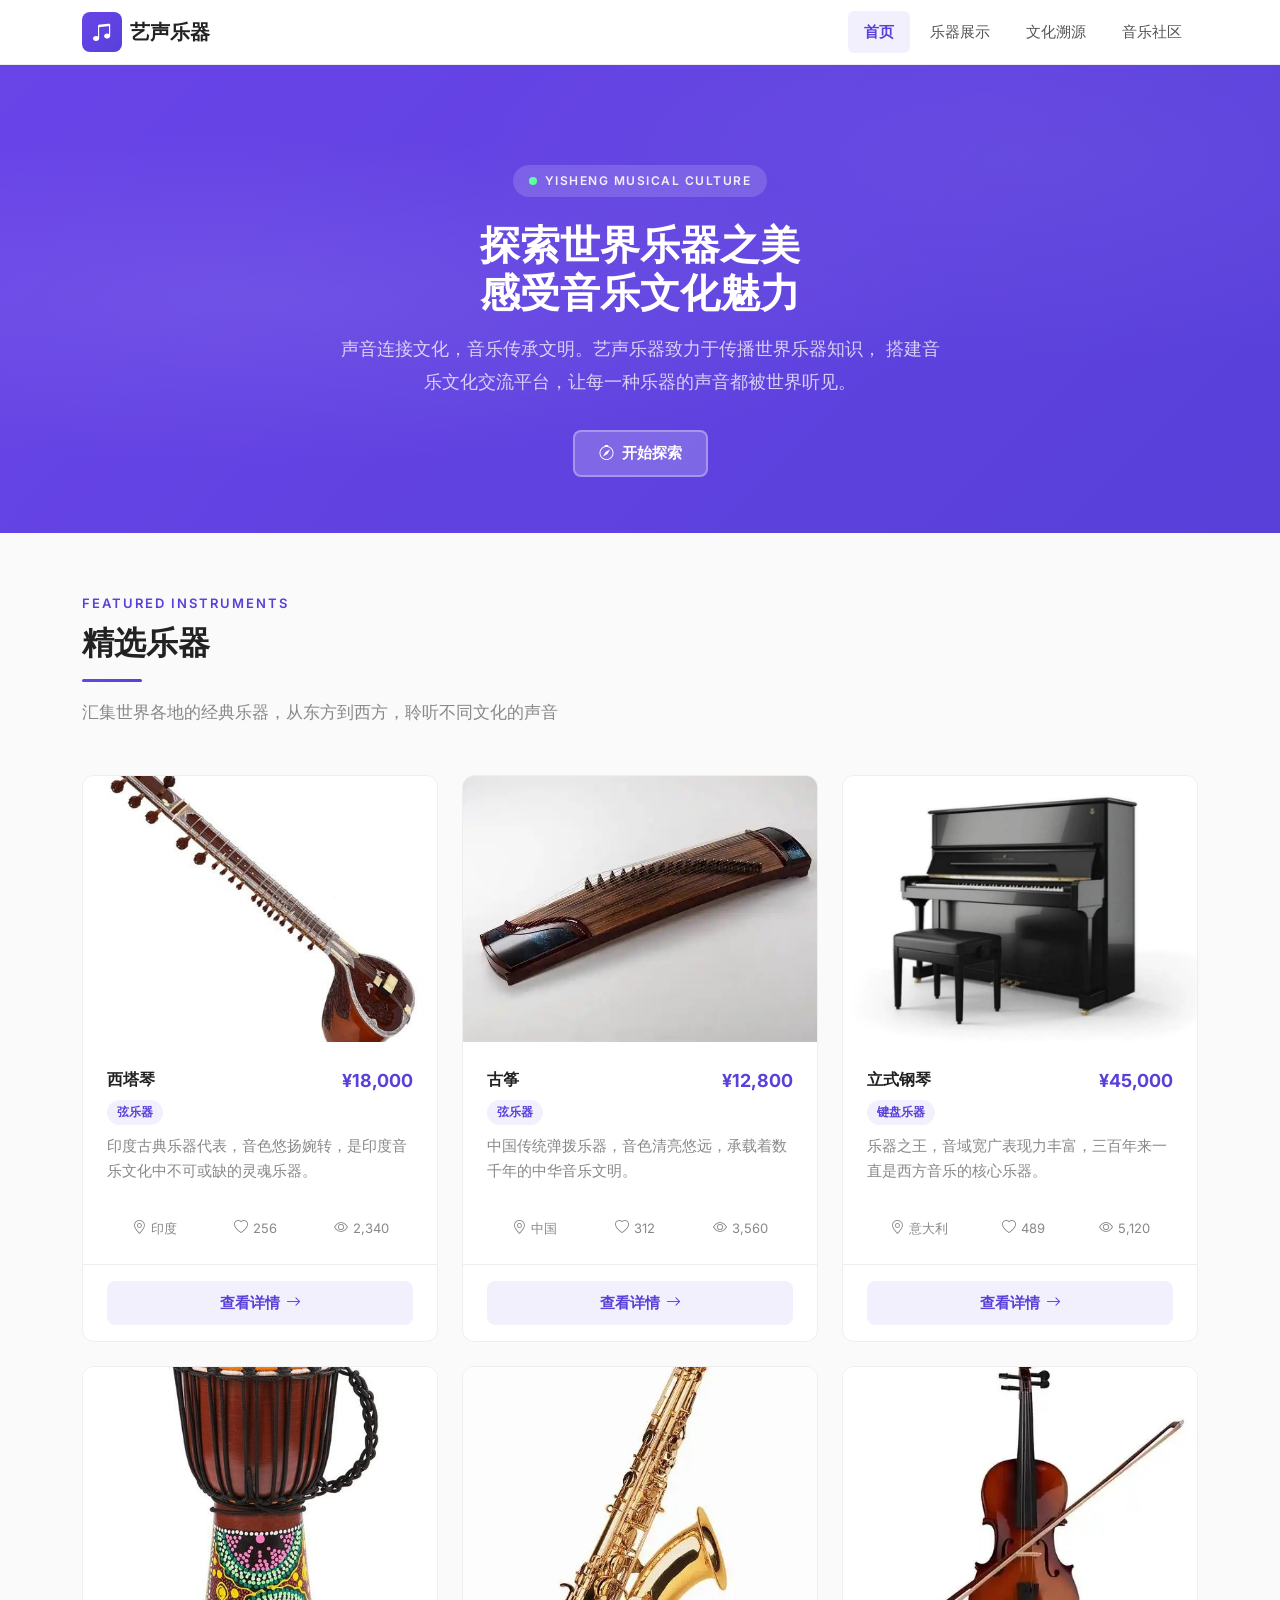
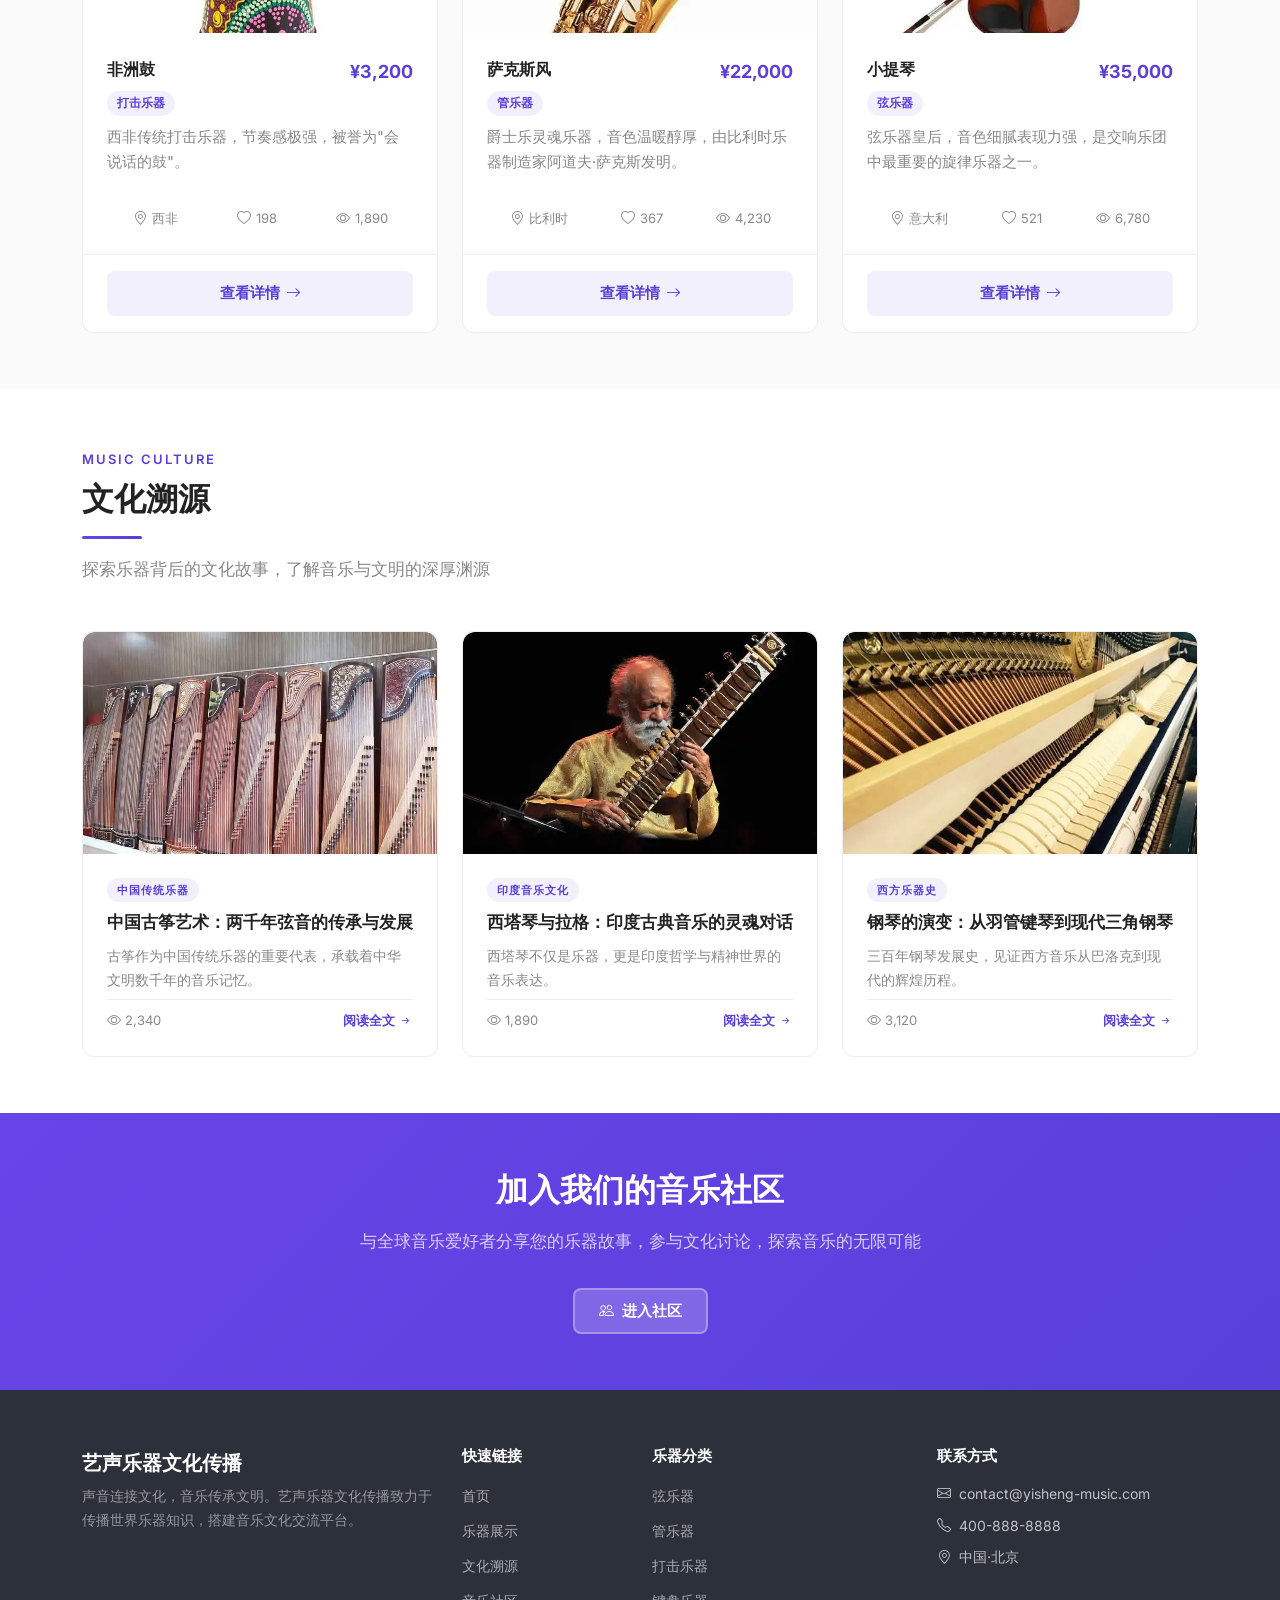
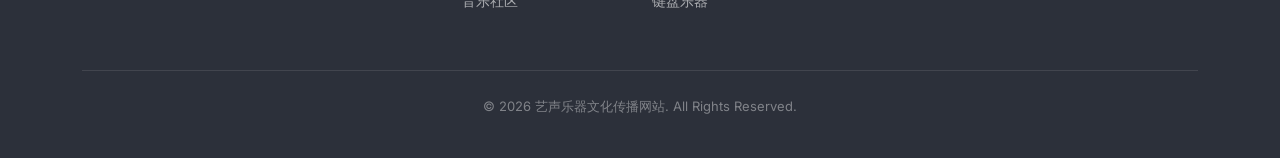
<file: index.html>
<!DOCTYPE html>
<html lang="zh-CN">
<head>
  <meta charset="UTF-8">
  <meta name="viewport" content="width=device-width, initial-scale=1.0">
  <meta name="description" content="艺声乐器文化传播网站 — 探索世界乐器之美，感受音乐文化魅力。">
  <title>艺声乐器文化传播 — 探索世界乐器之美</title>

  <!-- Bootstrap 5 CSS -->
  <link href="https://cdn.jsdelivr.net/npm/bootstrap@5.3.0/dist/css/bootstrap.min.css" rel="stylesheet">
  <!-- Bootstrap Icons -->
  <link href="https://cdn.jsdelivr.net/npm/bootstrap-icons@1.11.3/font/bootstrap-icons.css" rel="stylesheet">

  <!-- Custom Stylesheets -->
  <link rel="stylesheet" href="css/style.css">
  <link rel="stylesheet" href="css/components.css">
  <link rel="stylesheet" href="css/responsive.css">

  <!-- Preconnect for fonts -->
  <link rel="preconnect" href="https://fonts.googleapis.com">
  <link rel="preconnect" href="https://fonts.gstatic.com" crossorigin>
  <link href="https://fonts.googleapis.com/css2?family=Inter:wght@400;500;600;700&display=swap" rel="stylesheet">
</head>
<body>

  <!-- ============================================================
       Navigation Bar
       ============================================================ -->
  <nav class="navbar navbar-expand-lg sticky-top" role="navigation" aria-label="主导航">
    <div class="container">
      <a href="index.html" class="navbar-brand" aria-label="艺声乐器首页">
        <span class="brand-icon"><i class="bi bi-music-note-beamed"></i></span>
        <span>艺声乐器</span>
      </a>
      <button class="navbar-toggler" type="button" data-bs-toggle="collapse" data-bs-target="#navbarNav"
              aria-controls="navbarNav" aria-expanded="false" aria-label="切换导航菜单">
        <span class="navbar-toggler-icon"></span>
      </button>
      <div class="collapse navbar-collapse" id="navbarNav">
        <ul class="navbar-nav ms-auto">
          <li class="nav-item"><a class="nav-link active" href="index.html">首页</a></li>
          <li class="nav-item"><a class="nav-link" href="instruments.html">乐器展示</a></li>
          <li class="nav-item"><a class="nav-link" href="culture.html">文化溯源</a></li>
          <li class="nav-item"><a class="nav-link" href="profile-comments.html">音乐社区</a></li>
        </ul>
      </div>
    </div>
  </nav>

  <!-- ============================================================
       Hero Banner
       ============================================================ -->
  <section class="hero" aria-labelledby="hero-title">
    <div class="container">
      <div class="hero-content">
        <div class="hero-badge">
          <span class="badge-dot"></span>
          YISHENG MUSICAL CULTURE
        </div>
        <h1 class="hero-title" id="hero-title">
          探索世界乐器之美<br>
          感受音乐文化魅力
        </h1>
        <p class="hero-subtitle">
          声音连接文化，音乐传承文明。艺声乐器致力于传播世界乐器知识，
          搭建音乐文化交流平台，让每一种乐器的声音都被世界听见。
        </p>
        <div class="hero-buttons">
          <a href="instruments.html" class="btn btn-light btn-lg">
            <i class="bi bi-compass"></i> 开始探索
          </a>
        </div>
      </div>
    </div>
  </section>

  <!-- ============================================================
       Featured Instruments — 精选乐器
       ============================================================ -->
  <section class="section section-bg" id="featured-instruments" aria-labelledby="featured-title">
    <div class="container">
      <div class="section-header text-start">
        <span class="section-label">Featured Instruments</span>
        <h2 class="section-title" id="featured-title">精选乐器</h2>
        <div class="section-divider"></div>
        <p class="section-desc">汇集世界各地的经典乐器，从东方到西方，聆听不同文化的声音</p>
      </div>

      <div class="row g-4 stagger-children">
        <!-- 1. 西塔琴 Sitar -->
        <div class="col-lg-4 col-md-6">
          <article class="instrument-card">
            <div class="card-img">
              <img src="images/1.jpg" alt="西塔琴" class="w-100" style="aspect-ratio: 4/3; object-fit: cover;" loading="lazy">
            </div>
            <div class="card-body">
              <div class="card-title-row">
                <h3 class="card-title">西塔琴</h3>
                <span class="card-price">&yen;18,000</span>
              </div>
              <span class="card-category">弦乐器</span>
              <p class="card-text">印度古典乐器代表，音色悠扬婉转，是印度音乐文化中不可或缺的灵魂乐器。</p>
              <div class="card-info-bar">
                <span class="card-info-stat"><i class="bi bi-geo-alt"></i> 印度</span>
                <span class="card-info-stat"><i class="bi bi-heart"></i> 256</span>
                <span class="card-info-stat"><i class="bi bi-eye"></i> 2,340</span>
              </div>
            </div>
            <div class="card-footer card-footer-center">
              <a href="instruments.html" class="btn btn-detail btn-detail-wide">查看详情 <i class="bi bi-arrow-right"></i></a>
            </div>
          </article>
        </div>

        <!-- 2. 古筝 Guzheng -->
        <div class="col-lg-4 col-md-6">
          <article class="instrument-card">
            <div class="card-img">
              <img src="images/2.jpg" alt="古筝" class="w-100" style="aspect-ratio: 4/3; object-fit: cover;" loading="lazy">
            </div>
            <div class="card-body">
              <div class="card-title-row">
                <h3 class="card-title">古筝</h3>
                <span class="card-price">&yen;12,800</span>
              </div>
              <span class="card-category">弦乐器</span>
              <p class="card-text">中国传统弹拨乐器，音色清亮悠远，承载着数千年的中华音乐文明。</p>
              <div class="card-info-bar">
                <span class="card-info-stat"><i class="bi bi-geo-alt"></i> 中国</span>
                <span class="card-info-stat"><i class="bi bi-heart"></i> 312</span>
                <span class="card-info-stat"><i class="bi bi-eye"></i> 3,560</span>
              </div>
            </div>
            <div class="card-footer card-footer-center">
              <a href="instruments.html" class="btn btn-detail btn-detail-wide">查看详情 <i class="bi bi-arrow-right"></i></a>
            </div>
          </article>
        </div>

        <!-- 3. 立式钢琴 Piano -->
        <div class="col-lg-4 col-md-6">
          <article class="instrument-card">
            <div class="card-img">
              <img src="images/4.jpg" alt="立式钢琴" class="w-100" style="aspect-ratio: 4/3; object-fit: cover;" loading="lazy">
            </div>
            <div class="card-body">
              <div class="card-title-row">
                <h3 class="card-title">立式钢琴</h3>
                <span class="card-price">&yen;45,000</span>
              </div>
              <span class="card-category">键盘乐器</span>
              <p class="card-text">乐器之王，音域宽广表现力丰富，三百年来一直是西方音乐的核心乐器。</p>
              <div class="card-info-bar">
                <span class="card-info-stat"><i class="bi bi-geo-alt"></i> 意大利</span>
                <span class="card-info-stat"><i class="bi bi-heart"></i> 489</span>
                <span class="card-info-stat"><i class="bi bi-eye"></i> 5,120</span>
              </div>
            </div>
            <div class="card-footer card-footer-center">
              <a href="instruments.html" class="btn btn-detail btn-detail-wide">查看详情 <i class="bi bi-arrow-right"></i></a>
            </div>
          </article>
        </div>

        <!-- 4. 非洲鼓 Djembe -->
        <div class="col-lg-4 col-md-6">
          <article class="instrument-card">
            <div class="card-img">
              <img src="images/5.jpg" alt="非洲鼓" class="w-100" style="aspect-ratio: 4/3; object-fit: cover;" loading="lazy">
            </div>
            <div class="card-body">
              <div class="card-title-row">
                <h3 class="card-title">非洲鼓</h3>
                <span class="card-price">&yen;3,200</span>
              </div>
              <span class="card-category">打击乐器</span>
              <p class="card-text">西非传统打击乐器，节奏感极强，被誉为"会说话的鼓"。</p>
              <div class="card-info-bar">
                <span class="card-info-stat"><i class="bi bi-geo-alt"></i> 西非</span>
                <span class="card-info-stat"><i class="bi bi-heart"></i> 198</span>
                <span class="card-info-stat"><i class="bi bi-eye"></i> 1,890</span>
              </div>
            </div>
            <div class="card-footer card-footer-center">
              <a href="instruments.html" class="btn btn-detail btn-detail-wide">查看详情 <i class="bi bi-arrow-right"></i></a>
            </div>
          </article>
        </div>

        <!-- 5. 萨克斯风 Saxophone -->
        <div class="col-lg-4 col-md-6">
          <article class="instrument-card">
            <div class="card-img">
              <img src="images/6.jpg" alt="萨克斯风" class="w-100" style="aspect-ratio: 4/3; object-fit: cover;" loading="lazy">
            </div>
            <div class="card-body">
              <div class="card-title-row">
                <h3 class="card-title">萨克斯风</h3>
                <span class="card-price">&yen;22,000</span>
              </div>
              <span class="card-category">管乐器</span>
              <p class="card-text">爵士乐灵魂乐器，音色温暖醇厚，由比利时乐器制造家阿道夫·萨克斯发明。</p>
              <div class="card-info-bar">
                <span class="card-info-stat"><i class="bi bi-geo-alt"></i> 比利时</span>
                <span class="card-info-stat"><i class="bi bi-heart"></i> 367</span>
                <span class="card-info-stat"><i class="bi bi-eye"></i> 4,230</span>
              </div>
            </div>
            <div class="card-footer card-footer-center">
              <a href="instruments.html" class="btn btn-detail btn-detail-wide">查看详情 <i class="bi bi-arrow-right"></i></a>
            </div>
          </article>
        </div>

        <!-- 6. 小提琴 Violin -->
        <div class="col-lg-4 col-md-6">
          <article class="instrument-card">
            <div class="card-img">
              <img src="images/7.jpg" alt="小提琴" class="w-100" style="aspect-ratio: 4/3; object-fit: cover;" loading="lazy">
            </div>
            <div class="card-body">
              <div class="card-title-row">
                <h3 class="card-title">小提琴</h3>
                <span class="card-price">&yen;35,000</span>
              </div>
              <span class="card-category">弦乐器</span>
              <p class="card-text">弦乐器皇后，音色细腻表现力强，是交响乐团中最重要的旋律乐器之一。</p>
              <div class="card-info-bar">
                <span class="card-info-stat"><i class="bi bi-geo-alt"></i> 意大利</span>
                <span class="card-info-stat"><i class="bi bi-heart"></i> 521</span>
                <span class="card-info-stat"><i class="bi bi-eye"></i> 6,780</span>
              </div>
            </div>
            <div class="card-footer card-footer-center">
              <a href="instruments.html" class="btn btn-detail btn-detail-wide">查看详情 <i class="bi bi-arrow-right"></i></a>
            </div>
          </article>
        </div>
      </div>
    </div>
  </section>

  <!-- ============================================================
       Culture Articles — 文化溯源
       ============================================================ -->
  <section class="section" aria-labelledby="culture-title">
    <div class="container">
      <div class="section-header text-start">
        <span class="section-label">Music Culture</span>
        <h2 class="section-title" id="culture-title">文化溯源</h2>
        <div class="section-divider"></div>
        <p class="section-desc">探索乐器背后的文化故事，了解音乐与文明的深厚渊源</p>
      </div>

      <div class="row g-4 stagger-children">
        <!-- 1. 中国古筝艺术 -->
        <div class="col-lg-4 col-md-6">
          <article class="culture-card">
            <div class="card-img">
              <img src="images/17.jpg" alt="中国古筝艺术" class="w-100" style="aspect-ratio: 16/10; object-fit: cover;" loading="lazy">
            </div>
            <div class="card-body">
              <span class="card-category">中国传统乐器</span>
              <h3 class="card-title">中国古筝艺术：两千年弦音的传承与发展</h3>
              <p class="card-excerpt">古筝作为中国传统乐器的重要代表，承载着中华文明数千年的音乐记忆。</p>
              <div class="card-stats">
                <span><i class="bi bi-eye"></i> 2,340</span>
                <button class="btn btn-read-more" type="button" data-culture-modal="1">
                  阅读全文 <i class="bi bi-arrow-right-short"></i>
                </button>
              </div>
            </div>
          </article>
        </div>

        <!-- 2. 西塔琴与拉格 -->
        <div class="col-lg-4 col-md-6">
          <article class="culture-card">
            <div class="card-img">
              <img src="images/20.jpg" alt="西塔琴与拉格" class="w-100" style="aspect-ratio: 16/10; object-fit: cover;" loading="lazy">
            </div>
            <div class="card-body">
              <span class="card-category">印度音乐文化</span>
              <h3 class="card-title">西塔琴与拉格：印度古典音乐的灵魂对话</h3>
              <p class="card-excerpt">西塔琴不仅是乐器，更是印度哲学与精神世界的音乐表达。</p>
              <div class="card-stats">
                <span><i class="bi bi-eye"></i> 1,890</span>
                <button class="btn btn-read-more" type="button" data-culture-modal="2">
                  阅读全文 <i class="bi bi-arrow-right-short"></i>
                </button>
              </div>
            </div>
          </article>
        </div>

        <!-- 3. 钢琴演变史 -->
        <div class="col-lg-4 col-md-6">
          <article class="culture-card">
            <div class="card-img">
              <img src="images/21.jpg" alt="钢琴演变史" class="w-100" style="aspect-ratio: 16/10; object-fit: cover;" loading="lazy">
            </div>
            <div class="card-body">
              <span class="card-category">西方乐器史</span>
              <h3 class="card-title">钢琴的演变：从羽管键琴到现代三角钢琴</h3>
              <p class="card-excerpt">三百年钢琴发展史，见证西方音乐从巴洛克到现代的辉煌历程。</p>
              <div class="card-stats">
                <span><i class="bi bi-eye"></i> 3,120</span>
                <button class="btn btn-read-more" type="button" data-culture-modal="3">
                  阅读全文 <i class="bi bi-arrow-right-short"></i>
                </button>
              </div>
            </div>
          </article>
        </div>
      </div>
    </div>
  </section>

  <!-- ============================================================
       Brand CTA Section
       ============================================================ -->
  <section class="cta-section" aria-labelledby="cta-title">
    <div class="container">
      <h2 id="cta-title">加入我们的音乐社区</h2>
      <p>与全球音乐爱好者分享您的乐器故事，参与文化讨论，探索音乐的无限可能</p>
      <a href="profile-comments.html" class="btn btn-light">
        <i class="bi bi-people"></i> 进入社区
      </a>
    </div>
  </section>

  <!-- ============================================================
       Culture Article Modal (弹窗阅读全文)
       ============================================================ -->
  <div class="culture-modal-overlay" id="cultureModalOverlay" aria-hidden="true">
    <div class="culture-modal">
      <button class="culture-modal-close" id="cultureModalClose" aria-label="关闭弹窗">
        <i class="bi bi-x-lg"></i>
      </button>
      <div class="culture-modal-body" id="cultureModalBody">
        <!-- Dynamically filled by JS -->
      </div>
    </div>
  </div>

  <!-- ============================================================
       Footer
       ============================================================ -->
  <footer class="footer" role="contentinfo">
    <div class="container">
      <div class="row g-4">
        <!-- Brand -->
        <div class="col-lg-4">
          <div class="footer-brand">
            <div class="brand-name">艺声乐器文化传播</div>
            <p class="brand-desc">声音连接文化，音乐传承文明。艺声乐器文化传播致力于传播世界乐器知识，搭建音乐文化交流平台。</p>
          </div>
        </div>

        <!-- Quick Links -->
        <div class="col-lg-2 col-6">
          <h5>快速链接</h5>
          <ul class="footer-links">
            <li><a href="index.html">首页</a></li>
            <li><a href="instruments.html">乐器展示</a></li>
            <li><a href="culture.html">文化溯源</a></li>
            <li><a href="profile-comments.html">音乐社区</a></li>
          </ul>
        </div>

        <!-- Categories -->
        <div class="col-lg-3 col-6">
          <h5>乐器分类</h5>
          <ul class="footer-links">
            <li><a href="instruments.html">弦乐器</a></li>
            <li><a href="instruments.html">管乐器</a></li>
            <li><a href="instruments.html">打击乐器</a></li>
            <li><a href="instruments.html">键盘乐器</a></li>
          </ul>
        </div>

        <!-- Contact -->
        <div class="col-lg-3">
          <h5>联系方式</h5>
          <div class="footer-contact">
            <p><i class="bi bi-envelope"></i> contact@yisheng-music.com</p>
            <p><i class="bi bi-telephone"></i> 400-888-8888</p>
            <p><i class="bi bi-geo-alt"></i> 中国·北京</p>
          </div>
        </div>
      </div>

      <div class="footer-bottom">
        <p>&copy; <span id="current-year">2026</span> 艺声乐器文化传播网站. All Rights Reserved.</p>
      </div>
    </div>
  </footer>

  <!-- Scroll To Top -->
  <button class="scroll-top" id="scrollTop" aria-label="回到顶部">
    <i class="bi bi-arrow-up"></i>
  </button>

  <!-- Toast Container -->
  <div class="toast-wrap" id="toastWrap" aria-live="polite"></div>

  <!-- Bootstrap 5 JS Bundle -->
  <script src="https://cdn.jsdelivr.net/npm/bootstrap@5.3.0/dist/js/bootstrap.bundle.min.js"></script>
  <!-- Custom Scripts -->
  <script src="js/main.js"></script>
</body>
</html>
</file>
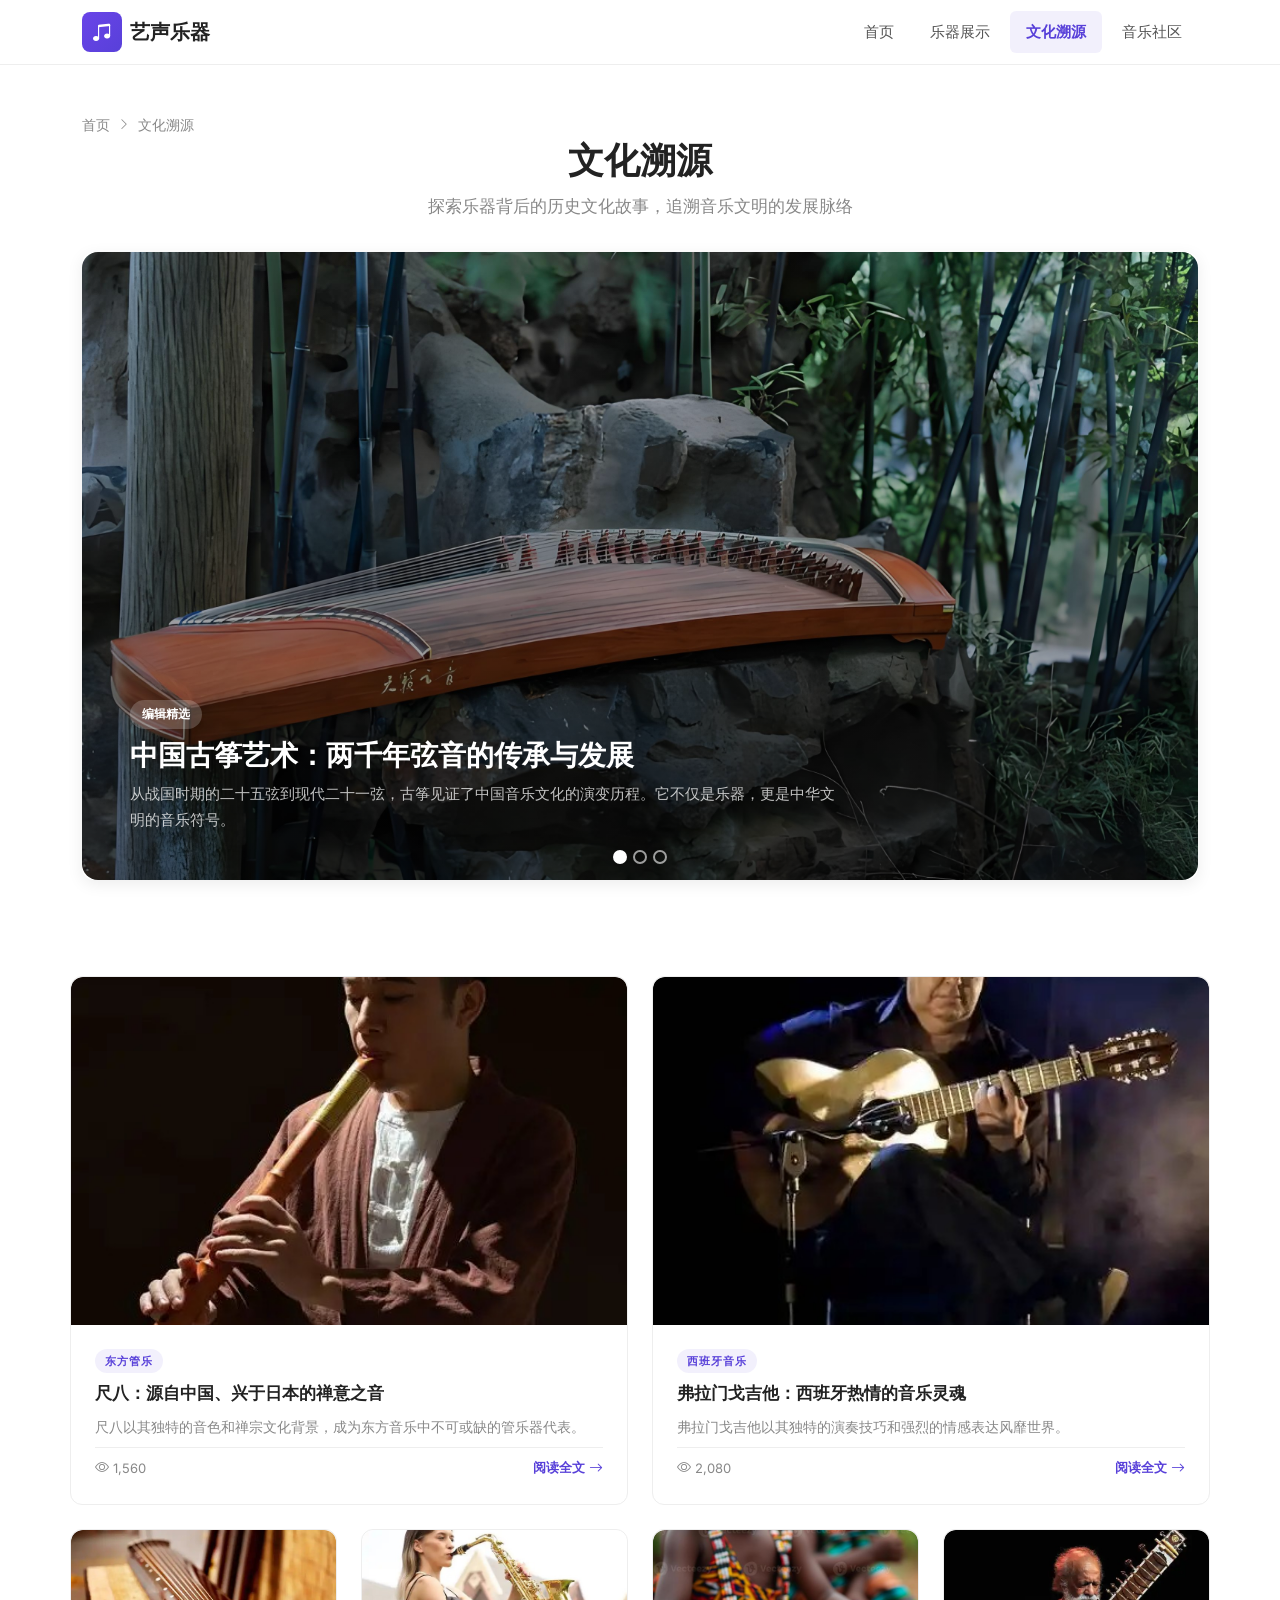
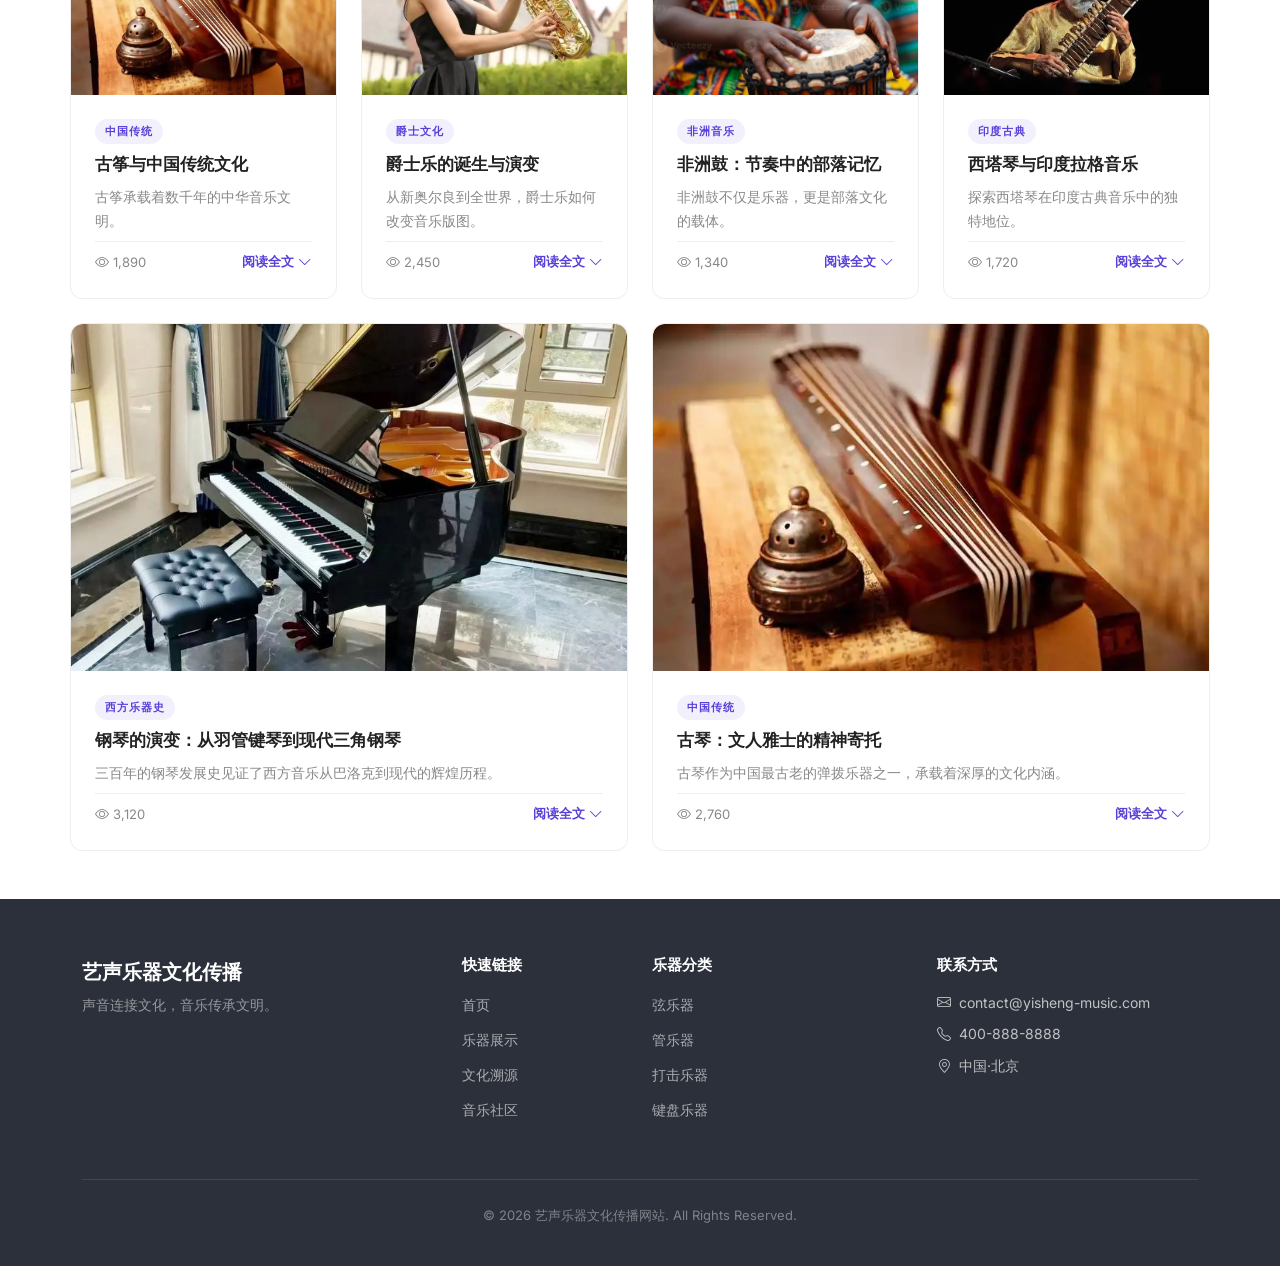
<file: culture.html>
<!DOCTYPE html>
<html lang="zh-CN">
<head>
  <meta charset="UTF-8">
  <meta name="viewport" content="width=device-width, initial-scale=1.0">
  <meta name="description" content="艺声乐器文化溯源 — 探索乐器背后的历史文化故事，从东方古筝到西方钢琴。">
  <title>文化溯源 — 艺声乐器文化传播</title>

  <!-- Bootstrap 5 CSS -->
  <link href="https://cdn.jsdelivr.net/npm/bootstrap@5.3.0/dist/css/bootstrap.min.css" rel="stylesheet">
  <!-- Bootstrap Icons -->
  <link href="https://cdn.jsdelivr.net/npm/bootstrap-icons@1.11.3/font/bootstrap-icons.css" rel="stylesheet">

  <link rel="stylesheet" href="css/style.css">
  <link rel="stylesheet" href="css/components.css">
  <link rel="stylesheet" href="css/responsive.css">

  <link rel="preconnect" href="https://fonts.googleapis.com">
  <link rel="preconnect" href="https://fonts.gstatic.com" crossorigin>
  <link href="https://fonts.googleapis.com/css2?family=Inter:wght@400;500;600;700&display=swap" rel="stylesheet">
</head>
<body>

  <!-- Navigation -->
  <nav class="navbar navbar-expand-lg sticky-top" role="navigation" aria-label="主导航">
    <div class="container">
      <a href="index.html" class="navbar-brand" aria-label="艺声乐器首页">
        <span class="brand-icon"><i class="bi bi-music-note-beamed"></i></span>
        <span>艺声乐器</span>
      </a>
      <button class="navbar-toggler" type="button" data-bs-toggle="collapse" data-bs-target="#navbarNav"
              aria-controls="navbarNav" aria-expanded="false" aria-label="切换导航菜单">
        <span class="navbar-toggler-icon"></span>
      </button>
      <div class="collapse navbar-collapse" id="navbarNav">
        <ul class="navbar-nav ms-auto">
          <li class="nav-item"><a class="nav-link" href="index.html">首页</a></li>
          <li class="nav-item"><a class="nav-link" href="instruments.html">乐器展示</a></li>
          <li class="nav-item"><a class="nav-link active" href="culture.html">文化溯源</a></li>
          <li class="nav-item"><a class="nav-link" href="profile-comments.html">音乐社区</a></li>
        </ul>
      </div>
    </div>
  </nav>

  <!-- Page Header -->
  <section class="page-header">
    <div class="container">
      <nav class="breadcrumb-nav" aria-label="面包屑导航">
        <a href="index.html">首页</a>
        <i class="bi bi-chevron-right"></i>
        <span>文化溯源</span>
      </nav>
      <h1>文化溯源</h1>
      <p class="page-desc">探索乐器背后的历史文化故事，追溯音乐文明的发展脉络</p>
    </div>
  </section>

  <!-- Feature Article Carousel (三图轮播) -->
  <section class="container" aria-label="编辑精选轮播">
    <div id="featureCarousel" class="carousel slide carousel-fade mb-5" data-bs-ride="carousel">
      <div class="carousel-indicators">
        <button type="button" data-bs-target="#featureCarousel" data-bs-slide-to="0" class="active" aria-current="true" aria-label="幻灯片 1"></button>
        <button type="button" data-bs-target="#featureCarousel" data-bs-slide-to="1" aria-label="幻灯片 2"></button>
        <button type="button" data-bs-target="#featureCarousel" data-bs-slide-to="2" aria-label="幻灯片 3"></button>
      </div>
      <div class="carousel-inner rounded-4 overflow-hidden">
        <!-- Slide 1: 古筝 -->
        <div class="carousel-item active">
          <div class="carousel-slide slide-1" style="background: url('images/24.jpg') center/cover;">
            <div class="carousel-overlay"></div>
            <div class="carousel-content">
              <span class="feature-tag">编辑精选</span>
              <h2 class="feature-title">中国古筝艺术：两千年弦音的传承与发展</h2>
              <p class="feature-desc">从战国时期的二十五弦到现代二十一弦，古筝见证了中国音乐文化的演变历程。它不仅是乐器，更是中华文明的音乐符号。</p>
            </div>
          </div>
        </div>
        <!-- Slide 2: 西塔琴 -->
        <div class="carousel-item">
          <div class="carousel-slide slide-2" style="background: url('images/20.jpg') center/cover;">
            <div class="carousel-overlay"></div>
            <div class="carousel-content">
              <span class="feature-tag">编辑精选</span>
              <h2 class="feature-title">西塔琴与拉格：印度古典音乐的灵魂对话</h2>
              <p class="feature-desc">西塔琴不仅是乐器，更是印度哲学与精神世界的音乐表达。通过拉格旋律体系，它连接着天地与人心。</p>
            </div>
          </div>
        </div>
        <!-- Slide 3: 钢琴 -->
        <div class="carousel-item">
          <div class="carousel-slide slide-3" style="background: url('images/25.jpeg') center/cover;">
            <div class="carousel-overlay"></div>
            <div class="carousel-content">
              <span class="feature-tag">编辑精选</span>
              <h2 class="feature-title">钢琴的演变：从羽管键琴到现代三角钢琴</h2>
              <p class="feature-desc">三百年钢琴发展史，见证西方音乐从巴洛克到现代的辉煌历程。从巴赫到肖邦，钢琴始终是音乐创作的核心。</p>
            </div>
          </div>
        </div>
      </div>
      <button class="carousel-control-prev" type="button" data-bs-target="#featureCarousel" data-bs-slide="prev">
        <span class="carousel-control-prev-icon" aria-hidden="true"></span>
        <span class="visually-hidden">上一页</span>
      </button>
      <button class="carousel-control-next" type="button" data-bs-target="#featureCarousel" data-bs-slide="next">
        <span class="carousel-control-next-icon" aria-hidden="true"></span>
        <span class="visually-hidden">下一页</span>
      </button>
    </div>
  </section>

  <!-- Culture Articles Grid (8 articles) -->
  <section class="container section-sm" aria-label="文化资讯列表">
    <div class="row g-4">

      <!-- Article 1: 尺八 -->
      <div class="col-lg-6">
        <article class="culture-card">
          <div class="card-img">
            <img src="images/15.jpg" alt="尺八" class="w-100" style="aspect-ratio: 16/10; object-fit: cover;" loading="lazy">
          </div>
          <div class="card-body">
            <span class="card-category">东方管乐</span>
            <h3 class="card-title">尺八：源自中国、兴于日本的禅意之音</h3>
            <p class="card-excerpt">尺八以其独特的音色和禅宗文化背景，成为东方音乐中不可或缺的管乐器代表。</p>
            <div class="card-stats">
              <span><i class="bi bi-eye"></i> 1,560</span>
              <a href="culture.html" class="btn btn-read-more">
                阅读全文 <i class="bi bi-arrow-right"></i>
              </a>
            </div>
          </div>
        </article>
      </div>

      <!-- Article 2: 弗拉门戈吉他 -->
      <div class="col-lg-6">
        <article class="culture-card">
          <div class="card-img">
            <img src="images/16.jpg" alt="弗拉门戈吉他" class="w-100" style="aspect-ratio: 16/10; object-fit: cover;" loading="lazy">
          </div>
          <div class="card-body">
            <span class="card-category">西班牙音乐</span>
            <h3 class="card-title">弗拉门戈吉他：西班牙热情的音乐灵魂</h3>
            <p class="card-excerpt">弗拉门戈吉他以其独特的演奏技巧和强烈的情感表达风靡世界。</p>
            <div class="card-stats">
              <span><i class="bi bi-eye"></i> 2,080</span>
              <a href="culture.html" class="btn btn-read-more">
                阅读全文 <i class="bi bi-arrow-right"></i>
              </a>
            </div>
          </div>
        </article>
      </div>

      <!-- Article 3: 古筝 -->
      <div class="col-lg-3 col-md-6">
        <article class="culture-card">
          <div class="card-img">
            <img src="images/22.jpg" alt="古筝与中国传统文化" class="w-100" style="aspect-ratio: 16/10; object-fit: cover;" loading="lazy">
          </div>
          <div class="card-body">
            <span class="card-category">中国传统</span>
            <h3 class="card-title">古筝与中国传统文化</h3>
            <p class="card-excerpt">古筝承载着数千年的中华音乐文明。</p>
            <div class="card-stats">
              <span><i class="bi bi-eye"></i> 1,890</span>
              <a href="culture.html" class="btn btn-read-more">
                阅读全文 <i class="bi bi-chevron-down"></i>
              </a>
            </div>
          </div>
        </article>
      </div>

      <!-- Article 4: 爵士乐 -->
      <div class="col-lg-3 col-md-6">
        <article class="culture-card">
          <div class="card-img">
            <img src="images/18.jpg" alt="爵士乐的诞生与演变" class="w-100" style="aspect-ratio: 16/10; object-fit: cover;" loading="lazy">
          </div>
          <div class="card-body">
            <span class="card-category">爵士文化</span>
            <h3 class="card-title">爵士乐的诞生与演变</h3>
            <p class="card-excerpt">从新奥尔良到全世界，爵士乐如何改变音乐版图。</p>
            <div class="card-stats">
              <span><i class="bi bi-eye"></i> 2,450</span>
              <a href="culture.html" class="btn btn-read-more">
                阅读全文 <i class="bi bi-chevron-down"></i>
              </a>
            </div>
          </div>
        </article>
      </div>

      <!-- Article 5: 非洲鼓 -->
      <div class="col-lg-3 col-md-6">
        <article class="culture-card">
          <div class="card-img">
            <img src="images/19.jpg" alt="非洲鼓：节奏中的部落记忆" class="w-100" style="aspect-ratio: 16/10; object-fit: cover;" loading="lazy">
          </div>
          <div class="card-body">
            <span class="card-category">非洲音乐</span>
            <h3 class="card-title">非洲鼓：节奏中的部落记忆</h3>
            <p class="card-excerpt">非洲鼓不仅是乐器，更是部落文化的载体。</p>
            <div class="card-stats">
              <span><i class="bi bi-eye"></i> 1,340</span>
              <a href="culture.html" class="btn btn-read-more">
                阅读全文 <i class="bi bi-chevron-down"></i>
              </a>
            </div>
          </div>
        </article>
      </div>

      <!-- Article 6: 西塔琴 -->
      <div class="col-lg-3 col-md-6">
        <article class="culture-card">
          <div class="card-img">
            <img src="images/20.jpg" alt="西塔琴与印度拉格音乐" class="w-100" style="aspect-ratio: 16/10; object-fit: cover;" loading="lazy">
          </div>
          <div class="card-body">
            <span class="card-category">印度古典</span>
            <h3 class="card-title">西塔琴与印度拉格音乐</h3>
            <p class="card-excerpt">探索西塔琴在印度古典音乐中的独特地位。</p>
            <div class="card-stats">
              <span><i class="bi bi-eye"></i> 1,720</span>
              <a href="culture.html" class="btn btn-read-more">
                阅读全文 <i class="bi bi-chevron-down"></i>
              </a>
            </div>
          </div>
        </article>
      </div>

      <!-- Article 7: 钢琴演变 -->
      <div class="col-lg-6">
        <article class="culture-card">
          <div class="card-img">
            <img src="images/25.jpeg" alt="钢琴的演变" class="w-100" style="aspect-ratio: 16/10; object-fit: cover;" loading="lazy">
          </div>
          <div class="card-body">
            <span class="card-category">西方乐器史</span>
            <h3 class="card-title">钢琴的演变：从羽管键琴到现代三角钢琴</h3>
            <p class="card-excerpt">三百年的钢琴发展史见证了西方音乐从巴洛克到现代的辉煌历程。</p>
            <div class="card-stats">
              <span><i class="bi bi-eye"></i> 3,120</span>
              <a href="culture.html" class="btn btn-read-more">
                阅读全文 <i class="bi bi-chevron-down"></i>
              </a>
            </div>
          </div>
        </article>
      </div>

      <!-- Article 8: 古琴 -->
      <div class="col-lg-6">
        <article class="culture-card">
          <div class="card-img">
            <img src="images/22.jpg" alt="古琴：文人雅士的精神寄托" class="w-100" style="aspect-ratio: 16/10; object-fit: cover;" loading="lazy">
          </div>
          <div class="card-body">
            <span class="card-category">中国传统</span>
            <h3 class="card-title">古琴：文人雅士的精神寄托</h3>
            <p class="card-excerpt">古琴作为中国最古老的弹拨乐器之一，承载着深厚的文化内涵。</p>
            <div class="card-stats">
              <span><i class="bi bi-eye"></i> 2,760</span>
              <a href="culture.html" class="btn btn-read-more">
                阅读全文 <i class="bi bi-chevron-down"></i>
              </a>
            </div>
          </div>
        </article>
      </div>

    </div>
  </section>

  <!-- Footer -->
  <footer class="footer" role="contentinfo">
    <div class="container">
      <div class="row g-4">
        <div class="col-lg-4">
          <div class="footer-brand">
            <div class="brand-name">艺声乐器文化传播</div>
            <p class="brand-desc">声音连接文化，音乐传承文明。</p>
          </div>
        </div>
        <div class="col-lg-2 col-6">
          <h5>快速链接</h5>
          <ul class="footer-links">
            <li><a href="index.html">首页</a></li>
            <li><a href="instruments.html">乐器展示</a></li>
            <li><a href="culture.html">文化溯源</a></li>
            <li><a href="profile-comments.html">音乐社区</a></li>
          </ul>
        </div>
        <div class="col-lg-3 col-6">
          <h5>乐器分类</h5>
          <ul class="footer-links">
            <li><a href="instruments.html">弦乐器</a></li>
            <li><a href="instruments.html">管乐器</a></li>
            <li><a href="instruments.html">打击乐器</a></li>
            <li><a href="instruments.html">键盘乐器</a></li>
          </ul>
        </div>
        <div class="col-lg-3">
          <h5>联系方式</h5>
          <div class="footer-contact">
            <p><i class="bi bi-envelope"></i> contact@yisheng-music.com</p>
            <p><i class="bi bi-telephone"></i> 400-888-8888</p>
            <p><i class="bi bi-geo-alt"></i> 中国·北京</p>
          </div>
        </div>
      </div>
      <div class="footer-bottom">
        <p>&copy; <span id="current-year">2026</span> 艺声乐器文化传播网站. All Rights Reserved.</p>
      </div>
    </div>
  </footer>

  <button class="scroll-top" id="scrollTop" aria-label="回到顶部">
    <i class="bi bi-arrow-up"></i>
  </button>

  <div class="toast-wrap" id="toastWrap" aria-live="polite"></div>

  <!-- Bootstrap JS -->
  <script src="https://cdn.jsdelivr.net/npm/bootstrap@5.3.0/dist/js/bootstrap.bundle.min.js"></script>
  <script src="js/main.js"></script>
</body>
</html>
</file>
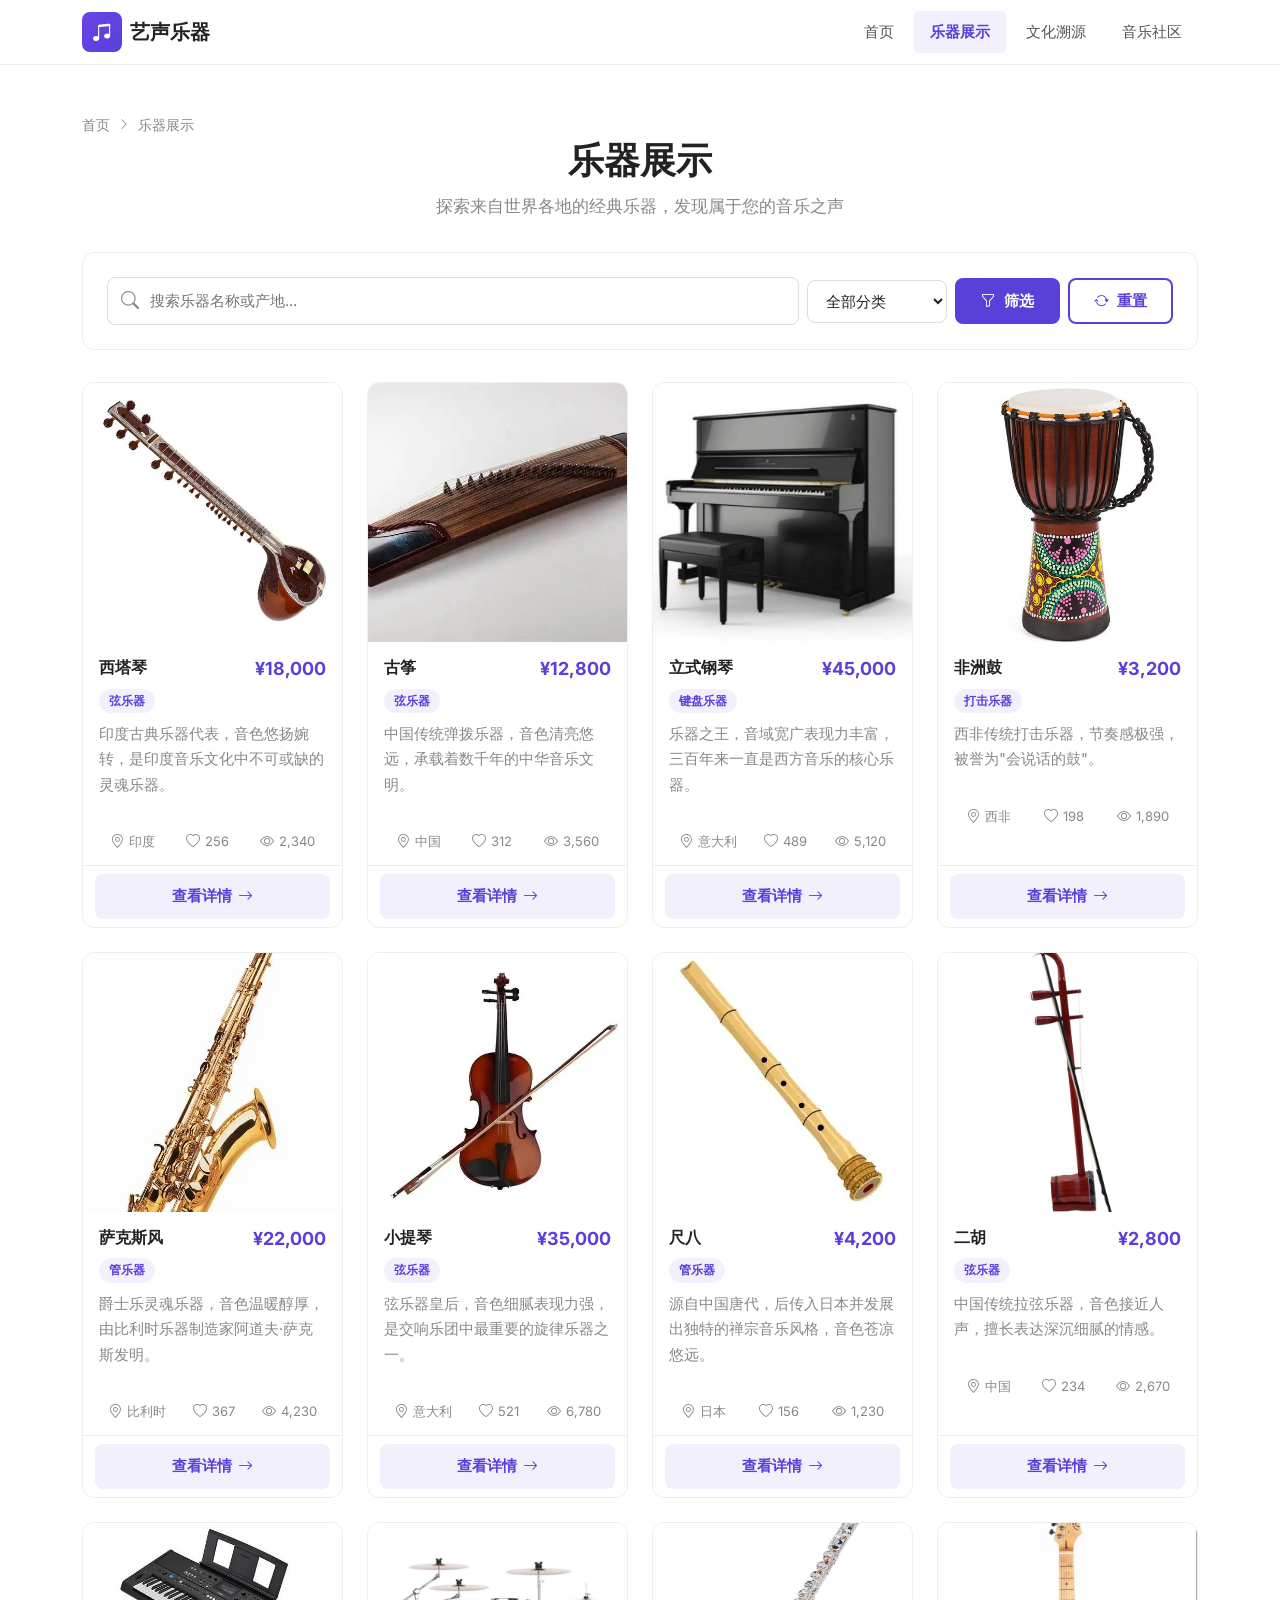
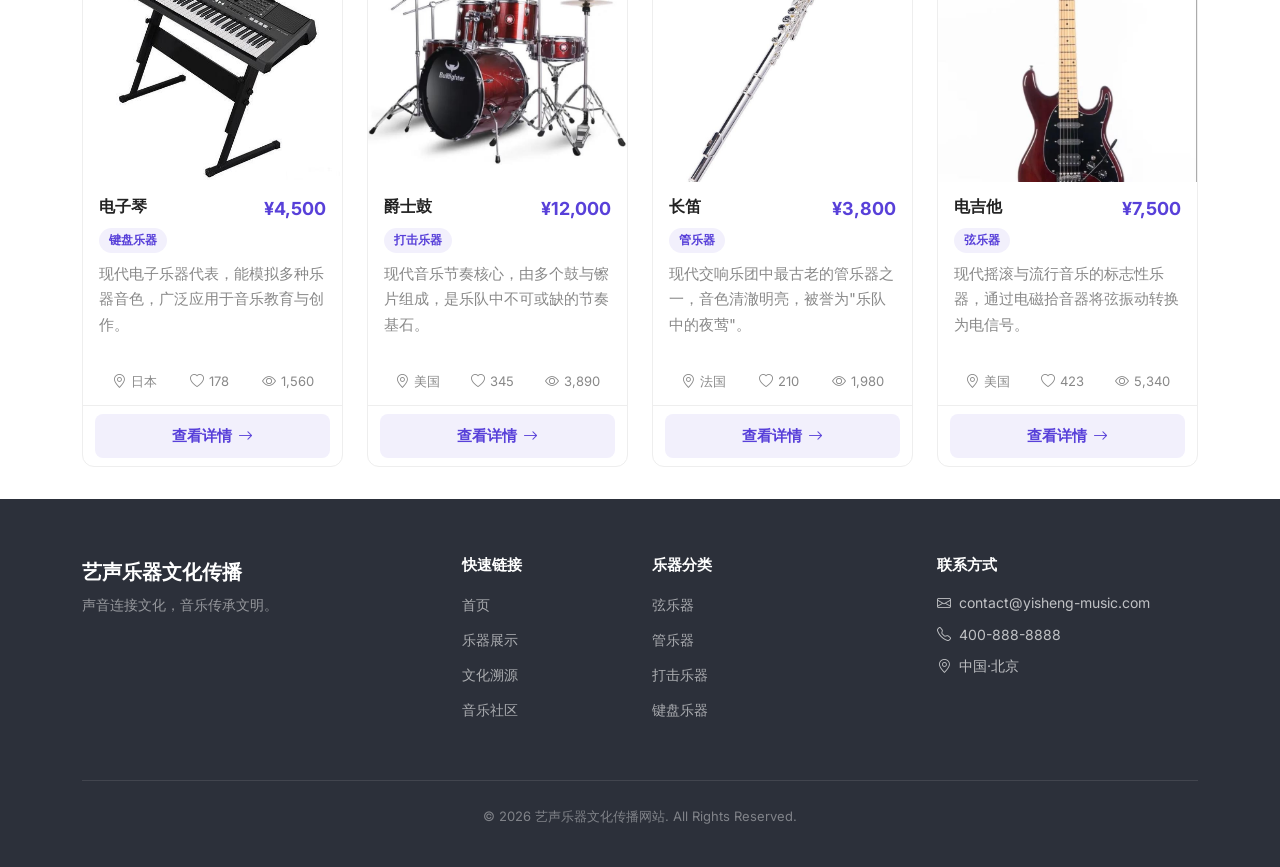
<file: instruments.html>
<!DOCTYPE html>
<html lang="zh-CN">
<head>
  <meta charset="UTF-8">
  <meta name="viewport" content="width=device-width, initial-scale=1.0">
  <meta name="description" content="艺声乐器展示 — 浏览世界各地的经典乐器，弦乐器、管乐器、打击乐器、键盘乐器一应俱全。">
  <title>乐器展示 — 艺声乐器文化传播</title>

  <!-- Bootstrap 5 CSS -->
  <link href="https://cdn.jsdelivr.net/npm/bootstrap@5.3.0/dist/css/bootstrap.min.css" rel="stylesheet">
  <!-- Bootstrap Icons -->
  <link href="https://cdn.jsdelivr.net/npm/bootstrap-icons@1.11.3/font/bootstrap-icons.css" rel="stylesheet">

  <link rel="stylesheet" href="css/style.css">
  <link rel="stylesheet" href="css/components.css">
  <link rel="stylesheet" href="css/responsive.css">

  <link rel="preconnect" href="https://fonts.googleapis.com">
  <link rel="preconnect" href="https://fonts.gstatic.com" crossorigin>
  <link href="https://fonts.googleapis.com/css2?family=Inter:wght@400;500;600;700&display=swap" rel="stylesheet">
</head>
<body>

  <!-- Navigation -->
  <nav class="navbar navbar-expand-lg sticky-top" role="navigation" aria-label="主导航">
    <div class="container">
      <a href="index.html" class="navbar-brand" aria-label="艺声乐器首页">
        <span class="brand-icon"><i class="bi bi-music-note-beamed"></i></span>
        <span>艺声乐器</span>
      </a>
      <button class="navbar-toggler" type="button" data-bs-toggle="collapse" data-bs-target="#navbarNav"
              aria-controls="navbarNav" aria-expanded="false" aria-label="切换导航菜单">
        <span class="navbar-toggler-icon"></span>
      </button>
      <div class="collapse navbar-collapse" id="navbarNav">
        <ul class="navbar-nav ms-auto">
          <li class="nav-item"><a class="nav-link" href="index.html">首页</a></li>
          <li class="nav-item"><a class="nav-link active" href="instruments.html">乐器展示</a></li>
          <li class="nav-item"><a class="nav-link" href="culture.html">文化溯源</a></li>
          <li class="nav-item"><a class="nav-link" href="profile-comments.html">音乐社区</a></li>
        </ul>
      </div>
    </div>
  </nav>

  <!-- Page Header -->
  <section class="page-header">
    <div class="container">
      <nav class="breadcrumb-nav" aria-label="面包屑导航">
        <a href="index.html">首页</a>
        <i class="bi bi-chevron-right"></i>
        <span>乐器展示</span>
      </nav>
      <h1>乐器展示</h1>
      <p class="page-desc">探索来自世界各地的经典乐器，发现属于您的音乐之声</p>
    </div>
  </section>

  <!-- Filter Section -->
  <section class="container" aria-label="分类筛选">
    <div class="search-section">
      <div class="search-row">
        <div class="search-input-wrap">
          <i class="bi bi-search search-icon"></i>
          <input type="text" class="search-input" placeholder="搜索乐器名称或产地..." aria-label="搜索乐器" disabled>
        </div>
        <select class="search-select" id="category-filter" aria-label="乐器分类筛选">
          <option value="all">全部分类</option>
          <option value="string">弦乐器</option>
          <option value="wind">管乐器</option>
          <option value="percussion">打击乐器</option>
          <option value="keyboard">键盘乐器</option>
        </select>
        <button class="btn btn-primary" id="filter-btn" type="button">
          <i class="bi bi-funnel"></i> 筛选
        </button>
        <button class="btn btn-outline-primary" id="reset-btn" type="button">
          <i class="bi bi-arrow-repeat"></i> 重置
        </button>
      </div>
    </div>
  </section>

  <!-- Instruments Grid -->
  <section class="container" aria-label="乐器列表">
    <div class="row g-4" id="instruments-grid">
      <!-- Dynamically rendered by JS -->
    </div>
    <div id="pagination" class="pagination-wrap">
      <!-- Dynamically rendered by JS -->
    </div>
  </section>

  <!-- Footer -->
  <footer class="footer" role="contentinfo">
    <div class="container">
      <div class="row g-4">
        <div class="col-lg-4">
          <div class="footer-brand">
            <div class="brand-name">艺声乐器文化传播</div>
            <p class="brand-desc">声音连接文化，音乐传承文明。</p>
          </div>
        </div>
        <div class="col-lg-2 col-6">
          <h5>快速链接</h5>
          <ul class="footer-links">
            <li><a href="index.html">首页</a></li>
            <li><a href="instruments.html">乐器展示</a></li>
            <li><a href="culture.html">文化溯源</a></li>
            <li><a href="profile-comments.html">音乐社区</a></li>
          </ul>
        </div>
        <div class="col-lg-3 col-6">
          <h5>乐器分类</h5>
          <ul class="footer-links">
            <li><a href="instruments.html">弦乐器</a></li>
            <li><a href="instruments.html">管乐器</a></li>
            <li><a href="instruments.html">打击乐器</a></li>
            <li><a href="instruments.html">键盘乐器</a></li>
          </ul>
        </div>
        <div class="col-lg-3">
          <h5>联系方式</h5>
          <div class="footer-contact">
            <p><i class="bi bi-envelope"></i> contact@yisheng-music.com</p>
            <p><i class="bi bi-telephone"></i> 400-888-8888</p>
            <p><i class="bi bi-geo-alt"></i> 中国·北京</p>
          </div>
        </div>
      </div>
      <div class="footer-bottom">
        <p>&copy; <span id="current-year">2026</span> 艺声乐器文化传播网站. All Rights Reserved.</p>
      </div>
    </div>
  </footer>

  <button class="scroll-top" id="scrollTop" aria-label="回到顶部">
    <i class="bi bi-arrow-up"></i>
  </button>

  <div class="toast-wrap" id="toastWrap" aria-live="polite"></div>

  <!-- Bootstrap JS -->
  <script src="https://cdn.jsdelivr.net/npm/bootstrap@5.3.0/dist/js/bootstrap.bundle.min.js"></script>
  <script src="js/main.js"></script>
  <script src="js/instruments.js"></script>
</body>
</html>
</file>
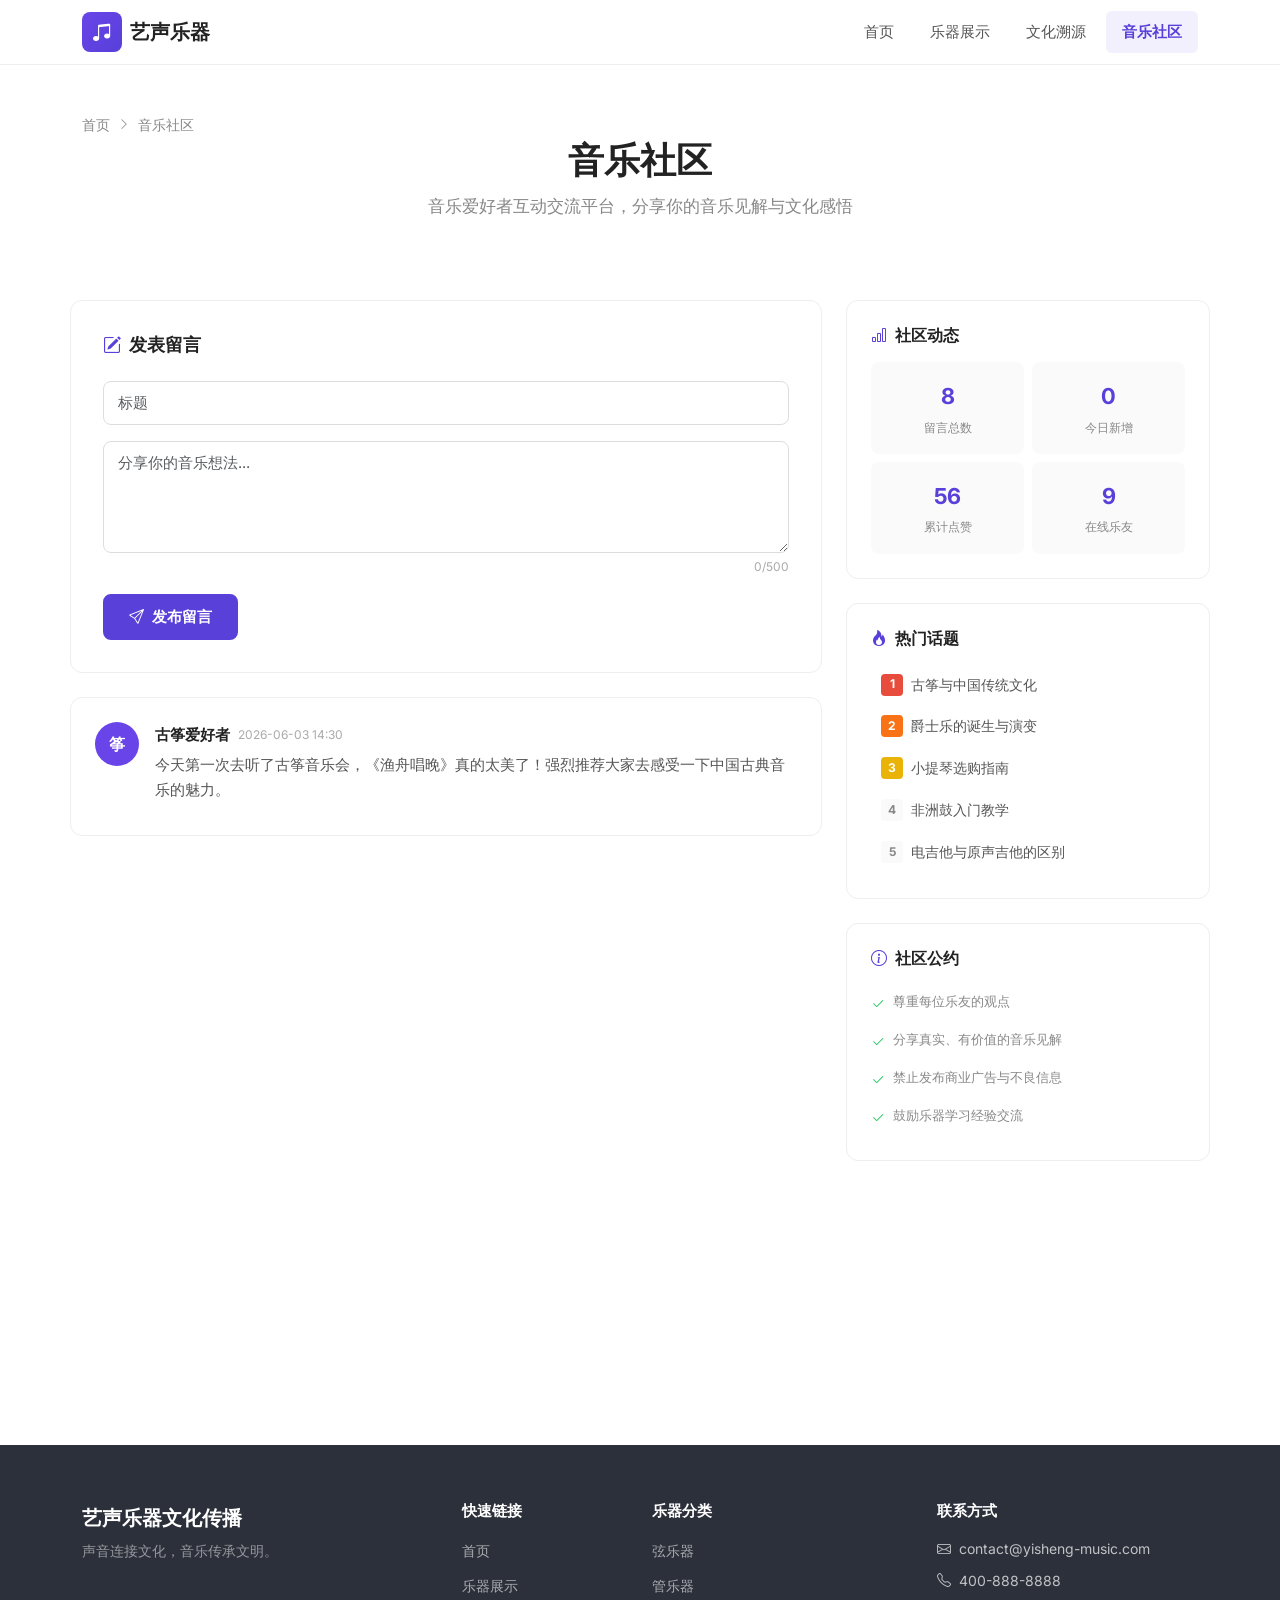
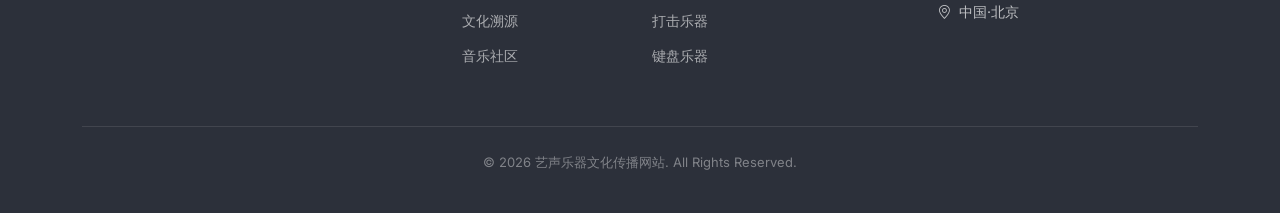
<file: profile-comments.html>
<!DOCTYPE html>
<html lang="zh-CN">
<head>
  <meta charset="UTF-8">
  <meta name="viewport" content="width=device-width, initial-scale=1.0">
  <meta name="description" content="艺声乐器音乐社区 — 音乐爱好者互动交流平台，分享你的音乐见解与文化感悟。">
  <title>音乐社区 — 艺声乐器文化传播</title>

  <!-- Bootstrap 5 CSS -->
  <link href="https://cdn.jsdelivr.net/npm/bootstrap@5.3.0/dist/css/bootstrap.min.css" rel="stylesheet">
  <!-- Bootstrap Icons -->
  <link href="https://cdn.jsdelivr.net/npm/bootstrap-icons@1.11.3/font/bootstrap-icons.css" rel="stylesheet">

  <link rel="stylesheet" href="css/style.css">
  <link rel="stylesheet" href="css/components.css">
  <link rel="stylesheet" href="css/responsive.css">

  <link rel="preconnect" href="https://fonts.googleapis.com">
  <link rel="preconnect" href="https://fonts.gstatic.com" crossorigin>
  <link href="https://fonts.googleapis.com/css2?family=Inter:wght@400;500;600;700&display=swap" rel="stylesheet">
</head>
<body>

  <!-- Navigation -->
  <nav class="navbar navbar-expand-lg sticky-top" role="navigation" aria-label="主导航">
    <div class="container">
      <a href="index.html" class="navbar-brand" aria-label="艺声乐器首页">
        <span class="brand-icon"><i class="bi bi-music-note-beamed"></i></span>
        <span>艺声乐器</span>
      </a>
      <button class="navbar-toggler" type="button" data-bs-toggle="collapse" data-bs-target="#navbarNav"
              aria-controls="navbarNav" aria-expanded="false" aria-label="切换导航菜单">
        <span class="navbar-toggler-icon"></span>
      </button>
      <div class="collapse navbar-collapse" id="navbarNav">
        <ul class="navbar-nav ms-auto">
          <li class="nav-item"><a class="nav-link" href="index.html">首页</a></li>
          <li class="nav-item"><a class="nav-link" href="instruments.html">乐器展示</a></li>
          <li class="nav-item"><a class="nav-link" href="culture.html">文化溯源</a></li>
          <li class="nav-item"><a class="nav-link active" href="profile-comments.html">音乐社区</a></li>
        </ul>
      </div>
    </div>
  </nav>

  <!-- Page Header -->
  <section class="page-header">
    <div class="container">
      <nav class="breadcrumb-nav" aria-label="面包屑导航">
        <a href="index.html">首页</a>
        <i class="bi bi-chevron-right"></i>
        <span>音乐社区</span>
      </nav>
      <h1>音乐社区</h1>
      <p class="page-desc">音乐爱好者互动交流平台，分享你的音乐见解与文化感悟</p>
    </div>
  </section>

  <!-- Community Message Board -->
  <section class="container section-sm">
    <div class="row g-4">
      <!-- Main Content: Message Board -->
      <div class="col-lg-8">

        <!-- Post Message Form -->
        <div class="community-post-card fade-in-up mb-4">
          <h3 class="community-section-title"><i class="bi bi-pencil-square"></i> 发表留言</h3>
          <form id="message-form" class="community-form">
            <div class="mb-3">
              <input type="text" class="form-control" id="msg-nickname" placeholder="标题" maxlength="50" required>
            </div>
            <div class="mb-3">
              <textarea class="form-control" id="msg-content" rows="4" placeholder="分享你的音乐想法..." maxlength="500" required></textarea>
              <div class="form-hint"><span id="char-count">0</span>/500</div>
            </div>
            <button type="submit" class="btn btn-primary">
              <i class="bi bi-send"></i> 发布留言
            </button>
          </form>
        </div>

        <!-- Messages List -->
        <div class="community-messages-wrap" id="messagesWrap">
          <div id="messages-list" class="community-messages">
            <!-- Dynamically rendered by JS -->
          </div>
        </div>

      </div>

      <!-- Sidebar: Community Info -->
      <aside class="col-lg-4">
        <!-- Community Stats -->
        <div class="community-sidebar-card fade-in-up mb-4">
          <h4><i class="bi bi-bar-chart"></i> 社区动态</h4>
          <div class="community-stats-grid">
            <div class="community-stat">
              <div class="community-stat-num" id="total-messages">8</div>
              <div class="community-stat-lbl">留言总数</div>
            </div>
            <div class="community-stat">
              <div class="community-stat-num" id="today-messages">3</div>
              <div class="community-stat-lbl">今日新增</div>
            </div>
            <div class="community-stat">
              <div class="community-stat-num" id="total-likes">56</div>
              <div class="community-stat-lbl">累计点赞</div>
            </div>
            <div class="community-stat">
              <div class="community-stat-num" id="online-users">12</div>
              <div class="community-stat-lbl">在线乐友</div>
            </div>
          </div>
        </div>

        <!-- Hot Topics -->
        <div class="community-sidebar-card fade-in-up mb-4">
          <h4><i class="bi bi-fire"></i> 热门话题</h4>
          <ul class="hot-topics-list">
            <li><a href="culture.html"><span class="topic-rank rank-1">1</span> 古筝与中国传统文化</a></li>
            <li><a href="culture.html"><span class="topic-rank rank-2">2</span> 爵士乐的诞生与演变</a></li>
            <li><a href="instruments.html"><span class="topic-rank rank-3">3</span> 小提琴选购指南</a></li>
            <li><a href="culture.html"><span class="topic-rank">4</span> 非洲鼓入门教学</a></li>
            <li><a href="instruments.html"><span class="topic-rank">5</span> 电吉他与原声吉他的区别</a></li>
          </ul>
        </div>

        <!-- Community Rules -->
        <div class="community-sidebar-card fade-in-up">
          <h4><i class="bi bi-info-circle"></i> 社区公约</h4>
          <ul class="rules-list">
            <li><i class="bi bi-check2"></i> 尊重每位乐友的观点</li>
            <li><i class="bi bi-check2"></i> 分享真实、有价值的音乐见解</li>
            <li><i class="bi bi-check2"></i> 禁止发布商业广告与不良信息</li>
            <li><i class="bi bi-check2"></i> 鼓励乐器学习经验交流</li>
          </ul>
        </div>
      </aside>
    </div>
  </section>

  <!-- Footer -->
  <footer class="footer" role="contentinfo">
    <div class="container">
      <div class="row g-4">
        <div class="col-lg-4">
          <div class="footer-brand">
            <div class="brand-name">艺声乐器文化传播</div>
            <p class="brand-desc">声音连接文化，音乐传承文明。</p>
          </div>
        </div>
        <div class="col-lg-2 col-6">
          <h5>快速链接</h5>
          <ul class="footer-links">
            <li><a href="index.html">首页</a></li>
            <li><a href="instruments.html">乐器展示</a></li>
            <li><a href="culture.html">文化溯源</a></li>
            <li><a href="profile-comments.html">音乐社区</a></li>
          </ul>
        </div>
        <div class="col-lg-3 col-6">
          <h5>乐器分类</h5>
          <ul class="footer-links">
            <li><a href="instruments.html">弦乐器</a></li>
            <li><a href="instruments.html">管乐器</a></li>
            <li><a href="instruments.html">打击乐器</a></li>
            <li><a href="instruments.html">键盘乐器</a></li>
          </ul>
        </div>
        <div class="col-lg-3">
          <h5>联系方式</h5>
          <div class="footer-contact">
            <p><i class="bi bi-envelope"></i> contact@yisheng-music.com</p>
            <p><i class="bi bi-telephone"></i> 400-888-8888</p>
            <p><i class="bi bi-geo-alt"></i> 中国·北京</p>
          </div>
        </div>
      </div>
      <div class="footer-bottom">
        <p>&copy; <span id="current-year">2026</span> 艺声乐器文化传播网站. All Rights Reserved.</p>
      </div>
    </div>
  </footer>

  <button class="scroll-top" id="scrollTop" aria-label="回到顶部">
    <i class="bi bi-arrow-up"></i>
  </button>

  <div class="toast-wrap" id="toastWrap" aria-live="polite"></div>

  <!-- Bootstrap JS -->
  <script src="https://cdn.jsdelivr.net/npm/bootstrap@5.3.0/dist/js/bootstrap.bundle.min.js"></script>
  <script src="js/main.js"></script>
  <script src="js/profile.js"></script>
</body>
</html>
</file>
<file: css/style.css>
/* ============================================================
   艺声乐器文化传播网站 — 全局设计系统
   Yisheng Musical Culture — Global Design System
   ============================================================ */

/* --- CSS Custom Properties (Design Tokens) --- */
:root {
  /* 品牌色 Brand Colors */
  --brand-primary: #5840d9;
  --brand-hover: #4a34c0;
  --brand-active: #3d28a8;
  --brand-light: rgba(88, 64, 217, 0.08);
  --brand-glow: rgba(88, 64, 217, 0.15);

  /* 渐变色 Gradients */
  --gradient-banner: linear-gradient(135deg, #6944e8 0%, #5840d9 100%);
  --gradient-btn: linear-gradient(135deg, #6944e8 0%, #5840d9 100%);
  --gradient-section: linear-gradient(180deg, rgba(88, 64, 217, 0.03) 0%, rgba(255, 255, 255, 0) 100%);

  /* 文字颜色 Text Colors */
  --color-title: #222222;
  --color-body: #555555;
  --color-muted: #888888;
  --color-light: #aaaaaa;
  --color-white: #ffffff;

  /* 背景色 Background Colors */
  --bg-page: #ffffff;
  --bg-card: #ffffff;
  --bg-section: #fafafa;
  --bg-footer: #2c303a;
  --bg-footer-dark: #252930;
  --bg-placeholder: #d9d9d9;

  /* 边框 Borders */
  --border-light: #eeeeee;
  --border-medium: #dddddd;
  --border-dark: #cccccc;

  /* 间距系统 Spacing (8px base) */
  --space-xs: 4px;
  --space-sm: 8px;
  --space-md: 16px;
  --space-lg: 24px;
  --space-xl: 32px;
  --space-2xl: 48px;
  --space-3xl: 64px;
  --space-4xl: 80px;

  /* 圆角 Border Radius */
  --radius-xs: 4px;
  --radius-sm: 6px;
  --radius-md: 8px;
  --radius-lg: 12px;
  --radius-xl: 16px;
  --radius-full: 50px;

  /* 阴影 Shadows (轻量扁平) */
  --shadow-none: none;
  --shadow-xs: 0 1px 3px rgba(0, 0, 0, 0.04);
  --shadow-sm: 0 2px 8px rgba(0, 0, 0, 0.06);
  --shadow-md: 0 4px 16px rgba(0, 0, 0, 0.08);
  --shadow-lg: 0 8px 32px rgba(0, 0, 0, 0.10);
  --shadow-xl: 0 16px 48px rgba(0, 0, 0, 0.12);

  /* 字体 Typography */
  --font-family: 'Inter', -apple-system, BlinkMacSystemFont, 'Segoe UI', sans-serif;
  --font-weight-normal: 400;
  --font-weight-medium: 500;
  --font-weight-semibold: 600;
  --font-weight-bold: 700;
  --line-height: 1.7;
  --line-height-heading: 1.3;

  /* 过渡 Transitions */
  --transition-fast: 0.15s ease;
  --transition-base: 0.25s ease;
  --transition-slow: 0.35s ease;

  /* 容器 Container */
  --container-max: 1200px;
  --container-narrow: 960px;
}

/* --- Reset & Base --- */
*,
*::before,
*::after {
  box-sizing: border-box;
}

html {
  scroll-behavior: smooth;
  -webkit-text-size-adjust: 100%;
}

body {
  font-family: var(--font-family);
  font-size: 1rem;
  font-weight: var(--font-weight-normal);
  line-height: var(--line-height);
  color: var(--color-body);
  background: var(--bg-page);
  margin: 0;
  padding: 0;
  -webkit-font-smoothing: antialiased;
  -moz-osx-font-smoothing: grayscale;
  overflow-x: hidden;
}

h1, h2, h3, h4, h5, h6 {
  color: var(--color-title);
  font-weight: var(--font-weight-bold);
  line-height: var(--line-height-heading);
  margin-top: 0;
}

h1 { font-size: 2.5rem; }
h2 { font-size: 2rem; }
h3 { font-size: 1.5rem; }
h4 { font-size: 1.25rem; }

a {
  color: var(--brand-primary);
  text-decoration: none;
  transition: color var(--transition-fast);
}

a:hover {
  color: var(--brand-hover);
}

img {
  max-width: 100%;
  height: auto;
}

ul {
  list-style: none;
  padding: 0;
  margin: 0;
}

/* --- Bootstrap Container Override --- */
.container {
  max-width: var(--container-max);
}

/* --- Section --- */
.section {
  padding: var(--space-3xl) 0;
}

.section-sm {
  padding: var(--space-2xl) 0;
}

.section-bg {
  background: var(--bg-section);
}

.section-gradient {
  background: var(--gradient-section);
}

/* --- Section Header --- */
.section-header {
  text-align: center;
  margin-bottom: var(--space-2xl);
}

.section-label {
  display: inline-block;
  font-size: 0.8125rem;
  font-weight: var(--font-weight-semibold);
  color: var(--brand-primary);
  text-transform: uppercase;
  letter-spacing: 2px;
  margin-bottom: var(--space-sm);
}

.section-title {
  font-size: 2rem;
  font-weight: var(--font-weight-bold);
  color: var(--color-title);
  margin-bottom: var(--space-sm);
}

.section-desc {
  font-size: 1.0625rem;
  color: var(--color-muted);
  max-width: 600px;
  margin: 0 auto;
}

.section-divider {
  width: 60px;
  height: 3px;
  background: var(--gradient-banner);
  border-radius: 2px;
  margin: var(--space-md) auto;
}

.section-header.text-start {
  text-align: left;
}

.section-header.text-start .section-desc {
  margin-left: 0;
  margin-right: auto;
}

.section-header.text-start .section-divider {
  margin-left: 0;
  margin-right: auto;
}

/* ============================================================
   Navbar — Bootstrap扩展样式
   ============================================================ */
.navbar {
  background: rgba(255, 255, 255, 0.97);
  border-bottom: 1px solid var(--border-light);
  padding: 0;
  transition: box-shadow var(--transition-base);
  z-index: 1030;
}

.navbar.scrolled {
  box-shadow: var(--shadow-sm);
}

.navbar > .container {
  display: flex;
  align-items: center;
  min-height: 64px;
}

/* Brand */
.navbar-brand {
  display: flex;
  align-items: center;
  gap: var(--space-sm);
  font-size: 1.25rem;
  font-weight: var(--font-weight-bold);
  color: var(--color-title) !important;
  padding: 0;
  text-decoration: none;
}

.navbar-brand:hover {
  color: var(--brand-primary) !important;
}

.brand-icon {
  display: flex;
  align-items: center;
  justify-content: center;
  width: 40px;
  height: 40px;
  background: var(--gradient-banner);
  border-radius: var(--radius-md);
  color: #fff;
  font-size: 1.25rem;
}

/* Nav Links */
.navbar-nav {
  gap: var(--space-xs);
}

.navbar-nav .nav-link {
  font-size: 0.9375rem;
  font-weight: var(--font-weight-medium);
  color: var(--color-body) !important;
  padding: 8px 16px !important;
  border-radius: var(--radius-sm);
  transition: all var(--transition-fast);
}

.navbar-nav .nav-link:hover {
  color: var(--brand-primary) !important;
  background: var(--brand-light);
}

.navbar-nav .nav-link.active {
  color: var(--brand-primary) !important;
  background: var(--brand-light);
  font-weight: var(--font-weight-semibold);
}

/* Navbar Toggler */
.navbar-toggler {
  border: none;
  padding: var(--space-xs);
  color: var(--color-title);
  box-shadow: none !important;
}

.navbar-toggler:focus {
  box-shadow: none;
}

/* ============================================================
   Hero — 首页Banner
   ============================================================ */
.hero {
  background: var(--gradient-banner);
  padding: 120px 0 var(--space-4xl);
  position: relative;
  overflow: hidden;
}

.hero::before {
  content: '';
  position: absolute;
  inset: 0;
  background:
    radial-gradient(ellipse at 20% 50%, rgba(255,255,255,0.08) 0%, transparent 50%),
    radial-gradient(ellipse at 80% 20%, rgba(255,255,255,0.05) 0%, transparent 40%);
  pointer-events: none;
}

.hero-content {
  position: relative;
  z-index: 1;
  text-align: center;
  max-width: 800px;
  margin: 0 auto;
}

.hero-badge {
  display: inline-flex;
  align-items: center;
  gap: 8px;
  background: rgba(255, 255, 255, 0.15);
  color: rgba(255, 255, 255, 0.9);
  padding: 6px 16px;
  border-radius: var(--radius-full);
  font-size: 0.75rem;
  font-weight: var(--font-weight-semibold);
  letter-spacing: 1.5px;
  text-transform: uppercase;
  margin-bottom: var(--space-lg);
}

.hero-badge .badge-dot {
  width: 8px;
  height: 8px;
  background: #5effa0;
  border-radius: 50%;
}

.hero-title {
  font-size: 3rem;
  font-weight: var(--font-weight-bold);
  color: #ffffff;
  line-height: 1.2;
  margin-bottom: var(--space-md);
}

.hero-subtitle {
  font-size: 1.125rem;
  color: rgba(255, 255, 255, 0.75);
  margin-bottom: var(--space-xl);
  line-height: 1.8;
  max-width: 600px;
  margin-left: auto;
  margin-right: auto;
}

.hero-buttons {
  display: flex;
  gap: var(--space-md);
  justify-content: center;
  flex-wrap: wrap;
}

/* ============================================================
   Buttons — Bootstrap .btn 扩展
   ============================================================ */
.btn {
  font-weight: var(--font-weight-semibold);
  border-radius: var(--radius-md);
  padding: 10px 24px;
  font-size: 0.9375rem;
  transition: all var(--transition-base);
  display: inline-flex;
  align-items: center;
  gap: 8px;
  border: 2px solid transparent;
  cursor: pointer;
}

/* Primary Button */
.btn-primary {
  background: var(--brand-primary);
  border-color: var(--brand-primary);
  color: #ffffff;
}

.btn-primary:hover {
  background: var(--brand-hover);
  border-color: var(--brand-hover);
  color: #ffffff;
  transform: translateY(-2px);
  box-shadow: var(--shadow-md);
}

.btn-primary:active {
  background: var(--brand-active) !important;
  border-color: var(--brand-active) !important;
  transform: translateY(0) !important;
}

/* Outline Button */
.btn-outline-primary {
  background: transparent;
  border-color: var(--brand-primary);
  color: var(--brand-primary);
}

.btn-outline-primary:hover {
  background: var(--brand-primary);
  border-color: var(--brand-primary);
  color: #ffffff;
  transform: translateY(-2px);
  box-shadow: var(--shadow-sm);
}

/* Light Button (Hero用) */
.btn-light {
  background: rgba(255, 255, 255, 0.2);
  border-color: rgba(255, 255, 255, 0.3);
  color: #ffffff;
}

.btn-light:hover {
  background: rgba(255, 255, 255, 0.3);
  border-color: rgba(255, 255, 255, 0.5);
  color: #ffffff;
  transform: translateY(-2px);
}

/* Small Button */
.btn-sm {
  padding: 6px 16px;
  font-size: 0.8125rem;
  border-radius: var(--radius-sm);
}

/* ============================================================
   Cards — 通用卡片
   ============================================================ */
.card {
  background: var(--bg-card);
  border: 1px solid var(--border-light);
  border-radius: var(--radius-lg);
  overflow: hidden;
  transition: all var(--transition-base);
}

.card:hover {
  transform: translateY(-4px);
  box-shadow: var(--shadow-md);
}

.card-body {
  padding: var(--space-lg);
}

.card-title {
  font-size: 1.0625rem;
  font-weight: var(--font-weight-bold);
  color: var(--color-title);
  margin-bottom: var(--space-xs);
}

.card-text {
  font-size: 0.9375rem;
  color: var(--color-muted);
  line-height: var(--line-height);
}

.card-meta {
  display: flex;
  align-items: center;
  gap: var(--space-md);
  font-size: 0.8125rem;
  color: var(--color-muted);
  margin-top: var(--space-sm);
}

.card-meta-item {
  display: flex;
  align-items: center;
  gap: 4px;
}

.card-footer {
  padding: var(--space-md) var(--space-lg);
  border-top: 1px solid var(--border-light);
  display: flex;
  align-items: center;
  justify-content: space-between;
}

/* ============================================================
   Placeholder Image — 统一灰色占位图
   ============================================================ */
.placeholder-img {
  width: 100%;
  background: var(--bg-placeholder);
  border-radius: var(--radius-lg);
  display: flex;
  flex-direction: column;
  align-items: center;
  justify-content: center;
  overflow: hidden;
  position: relative;
}

.placeholder-img .placeholder-icon {
  font-size: 2.5rem;
  color: rgba(0, 0, 0, 0.12);
  margin-bottom: var(--space-sm);
}

.placeholder-img .placeholder-label {
  font-size: 0.875rem;
  font-weight: var(--font-weight-medium);
  color: rgba(0, 0, 0, 0.25);
  letter-spacing: 0.5px;
}

/* Aspect ratio variants */
.placeholder-img.ratio-4-3 {
  aspect-ratio: 4 / 3;
}

.placeholder-img.ratio-16-10 {
  aspect-ratio: 16 / 10;
}

.placeholder-img.ratio-16-9 {
  aspect-ratio: 16 / 9;
}

.placeholder-img.ratio-1-1 {
  aspect-ratio: 1 / 1;
}

/* ============================================================
   Stats Bar — 统计数据
   ============================================================ */
.stats-bar {
  display: grid;
  grid-template-columns: repeat(4, 1fr);
  gap: var(--space-md);
}

.stat-item {
  text-align: center;
  padding: var(--space-lg);
  background: var(--bg-card);
  border: 1px solid var(--border-light);
  border-radius: var(--radius-lg);
  transition: all var(--transition-base);
}

.stat-item:hover {
  transform: translateY(-2px);
  box-shadow: var(--shadow-sm);
}

.stat-number {
  font-size: 2rem;
  font-weight: var(--font-weight-bold);
  color: var(--brand-primary);
  line-height: 1.2;
}

.stat-label {
  font-size: 0.875rem;
  color: var(--color-muted);
  margin-top: var(--space-xs);
}

/* ============================================================
   Search Section
   ============================================================ */
.search-section {
  background: var(--bg-card);
  border: 1px solid var(--border-light);
  border-radius: var(--radius-lg);
  padding: var(--space-lg);
  margin-bottom: var(--space-xl);
}

.search-row {
  display: flex;
  gap: var(--space-sm);
  align-items: center;
  flex-wrap: wrap;
}

.search-input-wrap {
  position: relative;
  flex: 1;
  min-width: 200px;
}

.search-input-wrap .search-icon {
  position: absolute;
  left: 14px;
  top: 50%;
  transform: translateY(-50%);
  color: var(--color-muted);
  font-size: 1.125rem;
  pointer-events: none;
  z-index: 1;
}

.search-input {
  width: 100%;
  padding: 10px 14px 10px 42px;
  font-size: 0.9375rem;
  font-family: var(--font-family);
  border: 1px solid var(--border-medium);
  border-radius: var(--radius-md);
  background: var(--bg-page);
  color: var(--color-title);
  transition: border-color var(--transition-fast);
  outline: none;
}

.search-input:focus {
  border-color: var(--brand-primary);
  box-shadow: 0 0 0 3px var(--brand-light);
}

.search-select {
  padding: 10px 14px;
  font-size: 0.9375rem;
  font-family: var(--font-family);
  border: 1px solid var(--border-medium);
  border-radius: var(--radius-md);
  background: var(--bg-page);
  color: var(--color-title);
  min-width: 140px;
  cursor: pointer;
  outline: none;
  transition: border-color var(--transition-fast);
}

.search-select:focus {
  border-color: var(--brand-primary);
}

/* ============================================================
   Filter Tags
   ============================================================ */
.filter-tags {
  display: flex;
  gap: var(--space-sm);
  flex-wrap: wrap;
  margin-top: var(--space-md);
}

.filter-tag {
  padding: 6px 16px;
  font-size: 0.8125rem;
  font-weight: var(--font-weight-medium);
  font-family: var(--font-family);
  background: var(--bg-page);
  border: 1px solid var(--border-medium);
  border-radius: var(--radius-full);
  color: var(--color-body);
  cursor: pointer;
  transition: all var(--transition-fast);
  display: flex;
  align-items: center;
  gap: 6px;
}

.filter-tag:hover {
  border-color: var(--brand-primary);
  color: var(--brand-primary);
}

.filter-tag.active {
  background: var(--brand-primary);
  border-color: var(--brand-primary);
  color: #ffffff;
}

/* ============================================================
   Pagination
   ============================================================ */
.pagination-wrap {
  display: flex;
  align-items: center;
  justify-content: center;
  gap: var(--space-sm);
  margin-top: var(--space-xl);
  flex-wrap: wrap;
}

.pagination-wrap .page-btn {
  min-width: 40px;
  height: 40px;
  padding: 0 12px;
  display: inline-flex;
  align-items: center;
  justify-content: center;
  font-size: 0.9375rem;
  font-weight: var(--font-weight-medium);
  font-family: var(--font-family);
  color: var(--color-body);
  background: var(--bg-card);
  border: 1px solid var(--border-medium);
  border-radius: var(--radius-md);
  cursor: pointer;
  transition: all var(--transition-fast);
}

.pagination-wrap .page-btn:hover:not(:disabled):not(.active) {
  border-color: var(--brand-primary);
  color: var(--brand-primary);
}

.pagination-wrap .page-btn.active {
  background: var(--brand-primary);
  border-color: var(--brand-primary);
  color: #ffffff;
}

.pagination-wrap .page-btn:disabled {
  opacity: 0.4;
  cursor: not-allowed;
}

.pagination-info {
  text-align: center;
  font-size: 0.875rem;
  color: var(--color-muted);
  margin-bottom: var(--space-md);
}

/* ============================================================
   Page Header (内页标题)
   ============================================================ */
.page-header {
  padding: var(--space-2xl) 0 var(--space-xl);
  text-align: center;
}

.page-header .breadcrumb {
  display: flex;
  align-items: center;
  justify-content: center;
  gap: var(--space-sm);
  font-size: 0.875rem;
  color: var(--color-muted);
  margin-bottom: var(--space-md);
}

.page-header .breadcrumb a {
  color: var(--color-muted);
  text-decoration: none;
}

.page-header .breadcrumb a:hover {
  color: var(--brand-primary);
}

.page-header .breadcrumb .separator {
  color: var(--color-light);
}

.page-header h1 {
  font-size: 2.25rem;
  font-weight: var(--font-weight-bold);
  color: var(--color-title);
  margin-bottom: var(--space-sm);
}

.page-header .page-desc {
  font-size: 1.0625rem;
  color: var(--color-muted);
  max-width: 600px;
  margin: 0 auto;
}

/* ============================================================
   Footer
   ============================================================ */
.footer {
  background: var(--bg-footer);
  color: rgba(255, 255, 255, 0.7);
  padding: var(--space-3xl) 0 var(--space-lg);
}

.footer a {
  color: rgba(255, 255, 255, 0.6);
  text-decoration: none;
  transition: color var(--transition-fast);
}

.footer a:hover {
  color: rgba(255, 255, 255, 0.9);
}

.footer h5 {
  color: #ffffff;
  font-size: 0.9375rem;
  font-weight: var(--font-weight-semibold);
  margin-bottom: var(--space-md);
}

.footer-brand {
  margin-bottom: var(--space-lg);
}

.footer-brand .brand-name {
  font-size: 1.25rem;
  font-weight: var(--font-weight-bold);
  color: #ffffff;
  margin-bottom: var(--space-xs);
}

.footer-brand .brand-desc {
  font-size: 0.875rem;
  color: rgba(255, 255, 255, 0.5);
  line-height: 1.7;
}

.footer-links {
  list-style: none;
  padding: 0;
  margin: 0;
}

.footer-links li {
  margin-bottom: var(--space-sm);
}

.footer-links li a {
  font-size: 0.875rem;
}

.footer-contact {
  font-size: 0.875rem;
}

.footer-contact p {
  margin-bottom: var(--space-sm);
  display: flex;
  align-items: center;
  gap: var(--space-sm);
}

.footer-bottom {
  margin-top: var(--space-2xl);
  padding-top: var(--space-lg);
  border-top: 1px solid rgba(255, 255, 255, 0.1);
  text-align: center;
  font-size: 0.8125rem;
  color: rgba(255, 255, 255, 0.4);
}

/* ============================================================
   Dashboard Layout (profile-comments页)
   ============================================================ */
.dashboard-grid {
  display: grid;
  grid-template-columns: 280px 1fr;
  gap: var(--space-xl);
  align-items: start;
}

.dashboard-sidebar {
  position: sticky;
  top: 80px;
}

/* User Card */
.user-card {
  background: var(--bg-card);
  border: 1px solid var(--border-light);
  border-radius: var(--radius-lg);
  overflow: hidden;
}

.user-card-header {
  background: var(--gradient-banner);
  padding: var(--space-xl) var(--space-lg);
  text-align: center;
  color: #ffffff;
}

.user-avatar {
  width: 72px;
  height: 72px;
  border-radius: 50%;
  background: rgba(255, 255, 255, 0.2);
  display: flex;
  align-items: center;
  justify-content: center;
  margin: 0 auto var(--space-md);
  font-size: 2rem;
  color: #ffffff;
}

.user-name {
  font-size: 1.125rem;
  font-weight: var(--font-weight-bold);
  margin-bottom: var(--space-xs);
}

.user-role {
  font-size: 0.8125rem;
  opacity: 0.75;
}

/* User Menu */
.user-menu {
  padding: var(--space-sm);
}

.user-menu-item {
  display: flex;
  align-items: center;
  gap: var(--space-sm);
  padding: 10px 14px;
  font-size: 0.9375rem;
  font-weight: var(--font-weight-medium);
  color: var(--color-body);
  background: none;
  border: none;
  border-radius: var(--radius-md);
  width: 100%;
  cursor: pointer;
  transition: all var(--transition-fast);
  font-family: var(--font-family);
  text-align: left;
}

.user-menu-item:hover {
  background: var(--bg-section);
  color: var(--brand-primary);
}

.user-menu-item.active {
  background: var(--brand-light);
  color: var(--brand-primary);
  font-weight: var(--font-weight-semibold);
}

.user-menu-item i {
  font-size: 1.125rem;
  width: 24px;
  text-align: center;
}

/* User Mini Stats */
.user-stats {
  display: flex;
  border-top: 1px solid var(--border-light);
  padding: var(--space-md) var(--space-lg);
  gap: var(--space-md);
}

.user-stats .stat-mini {
  flex: 1;
  text-align: center;
}

.user-stats .stat-mini .stat-val {
  font-size: 1rem;
  font-weight: var(--font-weight-bold);
  color: var(--color-title);
}

.user-stats .stat-mini .stat-lbl {
  font-size: 0.75rem;
  color: var(--color-muted);
  margin-top: 2px;
}

/* ============================================================
   Comment List
   ============================================================ */
.comment-list {
  display: flex;
  flex-direction: column;
  gap: var(--space-md);
}

.comment-card {
  background: var(--bg-card);
  border: 1px solid var(--border-light);
  border-radius: var(--radius-lg);
  padding: var(--space-lg);
  transition: all var(--transition-base);
}

.comment-card:hover {
  box-shadow: var(--shadow-sm);
}

.comment-header {
  display: flex;
  align-items: center;
  justify-content: space-between;
  flex-wrap: wrap;
  gap: var(--space-sm);
  margin-bottom: var(--space-sm);
}

.comment-article {
  font-size: 0.9375rem;
  font-weight: var(--font-weight-semibold);
  color: var(--color-title);
}

.comment-article a {
  color: var(--color-title);
}

.comment-article a:hover {
  color: var(--brand-primary);
}

.comment-date {
  font-size: 0.8125rem;
  color: var(--color-light);
}

.comment-body {
  font-size: 0.9375rem;
  color: var(--color-body);
  line-height: 1.7;
  margin-bottom: var(--space-sm);
}

.comment-footer {
  display: flex;
  align-items: center;
  justify-content: space-between;
}

.comment-badge {
  display: inline-block;
  padding: 3px 10px;
  font-size: 0.75rem;
  font-weight: var(--font-weight-semibold);
  border-radius: var(--radius-full);
  background: var(--brand-light);
  color: var(--brand-primary);
}

.comment-link {
  font-size: 0.875rem;
  color: var(--brand-primary);
  text-decoration: none;
  font-weight: var(--font-weight-medium);
  display: flex;
  align-items: center;
  gap: 4px;
}

.comment-link:hover {
  color: var(--brand-hover);
}

/* ============================================================
   Tab Panels
   ============================================================ */
.tab-panel {
  display: none;
}

.tab-panel.active {
  display: block;
}

/* Panel Header */
.panel-header {
  display: flex;
  align-items: center;
  justify-content: space-between;
  margin-bottom: var(--space-lg);
}

.panel-header h3 {
  font-size: 1.25rem;
  font-weight: var(--font-weight-bold);
  color: var(--color-title);
  margin: 0;
}

.panel-count {
  font-size: 0.875rem;
  color: var(--color-muted);
  background: var(--bg-section);
  padding: 4px 12px;
  border-radius: var(--radius-full);
}

/* ============================================================
   Empty State
   ============================================================ */
.empty-state {
  text-align: center;
  padding: var(--space-3xl) var(--space-md);
}

.empty-state-icon {
  font-size: 3rem;
  color: var(--border-dark);
  margin-bottom: var(--space-md);
}

.empty-state h3 {
  color: var(--color-title);
  margin-bottom: var(--space-xs);
}

.empty-state p {
  color: var(--color-muted);
  font-size: 0.9375rem;
}

/* ============================================================
   Scroll To Top
   ============================================================ */
.scroll-top {
  position: fixed;
  bottom: 32px;
  right: 32px;
  width: 44px;
  height: 44px;
  border-radius: var(--radius-md);
  background: var(--brand-primary);
  color: #ffffff;
  border: none;
  cursor: pointer;
  display: flex;
  align-items: center;
  justify-content: center;
  font-size: 1.25rem;
  box-shadow: var(--shadow-md);
  opacity: 0;
  pointer-events: none;
  transition: all var(--transition-base);
  z-index: 1020;
}

.scroll-top.visible {
  opacity: 1;
  pointer-events: auto;
}

.scroll-top:hover {
  background: var(--brand-hover);
  transform: translateY(-2px);
  box-shadow: var(--shadow-lg);
}

/* ============================================================
   Toast Notification
   ============================================================ */
.toast-wrap {
  position: fixed;
  top: 24px;
  right: 24px;
  z-index: 9999;
  display: flex;
  flex-direction: column;
  gap: var(--space-sm);
}

.toast-item {
  display: flex;
  align-items: center;
  gap: var(--space-sm);
  padding: 12px 20px;
  background: var(--bg-card);
  border: 1px solid var(--border-light);
  border-radius: var(--radius-md);
  box-shadow: var(--shadow-lg);
  font-size: 0.9375rem;
  color: var(--color-title);
  animation: toastIn 0.3s ease, toastOut 0.3s ease 2s forwards;
  max-width: 360px;
}

@keyframes toastIn {
  from { opacity: 0; transform: translateX(100%); }
  to   { opacity: 1; transform: translateX(0); }
}

@keyframes toastOut {
  from { opacity: 1; }
  to   { opacity: 0; }
}

/* ============================================================
   Animations (仅允许的动效)
   ============================================================ */

/* 页面淡入 */
.fade-in-up {
  opacity: 0;
  transform: translateY(24px);
  transition: opacity 0.6s ease, transform 0.6s ease;
}

.fade-in-up.visible {
  opacity: 1;
  transform: translateY(0);
}

.fade-in {
  opacity: 0;
  transition: opacity 0.6s ease;
}

.fade-in.visible {
  opacity: 1;
}

/* 子元素交错淡入 */
.stagger-children > * {
  opacity: 0;
  transform: translateY(16px);
  transition: opacity 0.5s ease, transform 0.5s ease;
}

.stagger-children.visible > *:nth-child(1) { transition-delay: 0.05s; }
.stagger-children.visible > *:nth-child(2) { transition-delay: 0.10s; }
.stagger-children.visible > *:nth-child(3) { transition-delay: 0.15s; }
.stagger-children.visible > *:nth-child(4) { transition-delay: 0.20s; }
.stagger-children.visible > *:nth-child(5) { transition-delay: 0.25s; }
.stagger-children.visible > *:nth-child(6) { transition-delay: 0.30s; }
.stagger-children.visible > *:nth-child(7) { transition-delay: 0.35s; }
.stagger-children.visible > *:nth-child(8) { transition-delay: 0.40s; }
.stagger-children.visible > * {
  opacity: 1;
  transform: translateY(0);
}

/* ============================================================
   Brand CTA Section
   ============================================================ */
.cta-section {
  background: var(--gradient-banner);
  padding: var(--space-3xl) 0;
  text-align: center;
  color: #ffffff;
}

.cta-section h2 {
  color: #ffffff;
  font-size: 2rem;
  margin-bottom: var(--space-md);
}

.cta-section p {
  color: rgba(255, 255, 255, 0.75);
  font-size: 1.0625rem;
  margin-bottom: var(--space-xl);
  max-width: 600px;
  margin-left: auto;
  margin-right: auto;
}

/* ============================================================
   Card Like Button
   ============================================================ */
.card-like {
  display: inline-flex;
  align-items: center;
  gap: 6px;
  padding: 6px 14px;
  font-size: 0.875rem;
  font-weight: var(--font-weight-medium);
  font-family: var(--font-family);
  color: var(--color-muted);
  background: none;
  border: 1px solid var(--border-light);
  border-radius: var(--radius-full);
  cursor: pointer;
  transition: all var(--transition-fast);
}

.card-like:hover {
  border-color: #e74c3c;
  color: #e74c3c;
  background: rgba(231, 76, 60, 0.04);
}

.card-like.liked {
  border-color: #e74c3c;
  color: #e74c3c;
  background: rgba(231, 76, 60, 0.08);
}

.card-like i {
  transition: transform var(--transition-fast);
}

.card-like.liked i {
  animation: heartPop 0.3s ease;
}

@keyframes heartPop {
  0% { transform: scale(1); }
  50% { transform: scale(1.3); }
  100% { transform: scale(1); }
}

/* ============================================================
   Feature Article (文化页精选大图)
   ============================================================ */
.culture-feature {
  position: relative;
  border-radius: var(--radius-lg);
  overflow: hidden;
  aspect-ratio: 16 / 9;
  cursor: pointer;
  transition: all var(--transition-base);
}

.culture-feature:hover {
  transform: translateY(-4px);
  box-shadow: var(--shadow-lg);
}

.culture-feature .feature-bg {
  position: absolute;
  inset: 0;
  background: var(--gradient-banner);
}

.culture-feature .feature-overlay {
  position: absolute;
  inset: 0;
  background: linear-gradient(180deg, rgba(0,0,0,0.05) 0%, rgba(0,0,0,0.6) 100%);
}

.culture-feature .feature-content {
  position: absolute;
  bottom: 0;
  left: 0;
  right: 0;
  padding: var(--space-xl);
  z-index: 1;
}

.culture-feature .feature-tag {
  display: inline-block;
  background: rgba(255, 255, 255, 0.2);
  color: #ffffff;
  padding: 4px 12px;
  border-radius: var(--radius-full);
  font-size: 0.75rem;
  font-weight: var(--font-weight-semibold);
  margin-bottom: var(--space-sm);
}

.culture-feature .feature-title {
  font-size: 1.75rem;
  font-weight: var(--font-weight-bold);
  color: #ffffff;
  margin-bottom: var(--space-sm);
}

.culture-feature .feature-desc {
  font-size: 0.9375rem;
  color: rgba(255, 255, 255, 0.75);
  max-width: 80%;
}

/* ============================================================
   Feature Carousel (文化页三图轮播)
   ============================================================ */
#featureCarousel {
  border-radius: var(--radius-lg);
  overflow: hidden;
  box-shadow: var(--shadow-md);
}

.carousel-slide {
  position: relative;
  aspect-ratio: 16 / 9;
  display: flex;
  align-items: flex-end;
  overflow: hidden;
}

.carousel-slide.slide-1 {
  background: linear-gradient(135deg, #6944e8 0%, #4338ca 50%, #1e3a5f 100%);
}

.carousel-slide.slide-2 {
  background: linear-gradient(135deg, #e8734a 0%, #c4482a 50%, #7c2d12 100%);
}

.carousel-slide.slide-3 {
  background: linear-gradient(135deg, #5840d9 0%, #3730a3 50%, #1e1b4b 100%);
}

.carousel-overlay {
  position: absolute;
  inset: 0;
  background: linear-gradient(180deg, rgba(0,0,0,0.05) 0%, rgba(0,0,0,0.55) 100%);
  z-index: 1;
}

.carousel-content {
  position: relative;
  z-index: 2;
  padding: var(--space-xl) var(--space-2xl);
  max-width: 80%;
}

.carousel-content .feature-tag {
  display: inline-block;
  background: rgba(255, 255, 255, 0.2);
  color: #ffffff;
  padding: 4px 12px;
  border-radius: var(--radius-full);
  font-size: 0.75rem;
  font-weight: var(--font-weight-semibold);
  margin-bottom: var(--space-sm);
}

.carousel-content .feature-title {
  font-size: 1.75rem;
  font-weight: var(--font-weight-bold);
  color: #ffffff;
  margin-bottom: var(--space-sm);
  line-height: 1.3;
}

.carousel-content .feature-desc {
  font-size: 0.9375rem;
  color: rgba(255, 255, 255, 0.75);
  max-width: 90%;
  line-height: 1.7;
}

#featureCarousel .carousel-indicators {
  margin-bottom: var(--space-md);
}

#featureCarousel .carousel-indicators [data-bs-target] {
  width: 10px;
  height: 10px;
  border-radius: 50%;
  border: 2px solid rgba(255,255,255,0.6);
  background: transparent;
  opacity: 1;
  transition: all var(--transition-fast);
}

#featureCarousel .carousel-indicators .active {
  background: #ffffff;
  border-color: #ffffff;
}

#featureCarousel .carousel-control-prev,
#featureCarousel .carousel-control-next {
  width: 48px;
  height: 48px;
  top: 50%;
  transform: translateY(-50%);
  background: rgba(255,255,255,0.15);
  border-radius: 50%;
  margin: 0 var(--space-md);
  opacity: 0;
  transition: opacity var(--transition-base);
}

#featureCarousel:hover .carousel-control-prev,
#featureCarousel:hover .carousel-control-next {
  opacity: 1;
}

/* ============================================================
   Community Message Board (音乐社区留言板)
   ============================================================ */

/* Post Form Card */
.community-post-card {
  background: var(--bg-card);
  border: 1px solid var(--border-light);
  border-radius: var(--radius-lg);
  padding: var(--space-xl);
}

.community-section-title {
  font-size: 1.125rem;
  font-weight: var(--font-weight-bold);
  color: var(--color-title);
  margin-bottom: var(--space-lg);
  display: flex;
  align-items: center;
  gap: var(--space-sm);
}

.community-section-title i {
  color: var(--brand-primary);
}

.community-form .form-control {
  font-family: var(--font-family);
  font-size: 0.9375rem;
  border: 1px solid var(--border-medium);
  border-radius: var(--radius-md);
  padding: 10px 14px;
  transition: border-color var(--transition-fast);
}

.community-form .form-control:focus {
  border-color: var(--brand-primary);
  box-shadow: 0 0 0 3px var(--brand-light);
}

.community-form textarea.form-control {
  resize: vertical;
}

.form-hint {
  text-align: right;
  font-size: 0.75rem;
  color: var(--color-light);
  margin-top: 4px;
}

/* Messages List */
.community-messages {
  display: flex;
  flex-direction: column;
  gap: var(--space-md);
}

/* Message Card */
.message-card {
  background: var(--bg-card);
  border: 1px solid var(--border-light);
  border-radius: var(--radius-lg);
  padding: var(--space-lg);
  transition: all var(--transition-base);
}

.message-card:hover {
  box-shadow: var(--shadow-sm);
  border-color: var(--border-medium);
}

.message-main {
  display: flex;
  gap: var(--space-md);
}

/* Avatar */
.message-avatar {
  width: 44px;
  height: 44px;
  border-radius: 50%;
  display: flex;
  align-items: center;
  justify-content: center;
  color: #ffffff;
  font-size: 1rem;
  font-weight: var(--font-weight-bold);
  flex-shrink: 0;
}

/* Message Body */
.message-body {
  flex: 1;
  min-width: 0;
}

.message-header {
  display: flex;
  align-items: center;
  gap: var(--space-sm);
  margin-bottom: var(--space-xs);
  flex-wrap: wrap;
}

.message-nickname {
  font-size: 0.9375rem;
  font-weight: var(--font-weight-semibold);
  color: var(--color-title);
}

.message-date {
  font-size: 0.75rem;
  color: var(--color-light);
}

.message-content {
  font-size: 0.9375rem;
  color: var(--color-body);
  line-height: 1.7;
  margin-bottom: var(--space-sm);
  word-break: break-word;
}

/* Message Actions */
.message-actions {
  display: flex;
  align-items: center;
  gap: var(--space-md);
}

.message-action-btn {
  display: inline-flex;
  align-items: center;
  gap: 4px;
  padding: 4px 10px;
  font-size: 0.8125rem;
  font-weight: var(--font-weight-medium);
  font-family: var(--font-family);
  color: var(--color-muted);
  background: none;
  border: 1px solid var(--border-light);
  border-radius: var(--radius-full);
  cursor: pointer;
  transition: all var(--transition-fast);
}

.message-action-btn:hover {
  border-color: var(--brand-primary);
  color: var(--brand-primary);
}

.message-action-btn.like-btn.liked {
  border-color: #e74c3c;
  color: #e74c3c;
  background: rgba(231, 76, 60, 0.06);
}

/* Replies */
.message-replies {
  margin-top: var(--space-md);
  padding-left: 56px;
  display: flex;
  flex-direction: column;
  gap: var(--space-sm);
}

.reply-item {
  background: var(--bg-section);
  border-radius: var(--radius-md);
  padding: var(--space-md);
  position: relative;
}

.reply-item::before {
  content: '';
  position: absolute;
  left: -18px;
  top: 16px;
  width: 12px;
  height: 2px;
  background: var(--border-medium);
}

.reply-header {
  display: flex;
  align-items: center;
  gap: var(--space-sm);
  margin-bottom: 4px;
}

.reply-nickname {
  font-size: 0.8125rem;
  font-weight: var(--font-weight-semibold);
  color: var(--color-title);
}

.reply-date {
  font-size: 0.75rem;
  color: var(--color-light);
}

.reply-content {
  font-size: 0.875rem;
  color: var(--color-body);
  margin-bottom: var(--space-xs);
  line-height: 1.6;
}

.reply-like-btn {
  display: inline-flex;
  align-items: center;
  gap: 3px;
  padding: 2px 8px;
  font-size: 0.75rem;
  font-family: var(--font-family);
  color: var(--color-muted);
  background: none;
  border: none;
  cursor: pointer;
  transition: all var(--transition-fast);
  border-radius: var(--radius-full);
}

.reply-like-btn:hover {
  color: #e74c3c;
}

.reply-like-btn.liked {
  color: #e74c3c;
}

/* Reply Form */
.reply-form-wrap {
  margin-top: var(--space-sm);
  padding-left: 56px;
}

.reply-form {
  display: flex;
  gap: var(--space-sm);
  align-items: center;
}

.reply-input {
  flex: 1;
  padding: 8px 12px;
  font-size: 0.875rem;
  font-family: var(--font-family);
  border: 1px solid var(--border-medium);
  border-radius: var(--radius-md);
  outline: none;
  transition: border-color var(--transition-fast);
}

.reply-input:focus {
  border-color: var(--brand-primary);
  box-shadow: 0 0 0 3px var(--brand-light);
}

/* Community Sidebar */
.community-sidebar-card {
  background: var(--bg-card);
  border: 1px solid var(--border-light);
  border-radius: var(--radius-lg);
  padding: var(--space-lg);
}

.community-sidebar-card h4 {
  font-size: 1rem;
  font-weight: var(--font-weight-bold);
  color: var(--color-title);
  margin-bottom: var(--space-md);
  display: flex;
  align-items: center;
  gap: var(--space-sm);
}

.community-sidebar-card h4 i {
  color: var(--brand-primary);
}

/* Community Stats Grid */
.community-stats-grid {
  display: grid;
  grid-template-columns: repeat(2, 1fr);
  gap: var(--space-sm);
}

.community-stat {
  text-align: center;
  padding: var(--space-md) var(--space-sm);
  background: var(--bg-section);
  border-radius: var(--radius-md);
}

.community-stat-num {
  font-size: 1.375rem;
  font-weight: var(--font-weight-bold);
  color: var(--brand-primary);
  margin-bottom: 2px;
}

.community-stat-lbl {
  font-size: 0.75rem;
  color: var(--color-muted);
}

/* Hot Topics List */
.hot-topics-list {
  list-style: none;
  padding: 0;
  margin: 0;
}

.hot-topics-list li {
  margin-bottom: 2px;
}

.hot-topics-list li a {
  display: flex;
  align-items: center;
  gap: var(--space-sm);
  padding: 8px 10px;
  font-size: 0.875rem;
  color: var(--color-body);
  text-decoration: none;
  border-radius: var(--radius-sm);
  transition: all var(--transition-fast);
}

.hot-topics-list li a:hover {
  background: var(--bg-section);
  color: var(--brand-primary);
}

.topic-rank {
  display: inline-flex;
  align-items: center;
  justify-content: center;
  width: 22px;
  height: 22px;
  font-size: 0.75rem;
  font-weight: var(--font-weight-bold);
  border-radius: var(--radius-xs);
  background: var(--bg-section);
  color: var(--color-muted);
  flex-shrink: 0;
}

.topic-rank.rank-1 { background: #e74c3c; color: #fff; }
.topic-rank.rank-2 { background: #f97316; color: #fff; }
.topic-rank.rank-3 { background: #eab308; color: #fff; }

/* Rules List */
.rules-list {
  list-style: none;
  padding: 0;
  margin: 0;
}

.rules-list li {
  display: flex;
  align-items: flex-start;
  gap: var(--space-sm);
  padding: 6px 0;
  font-size: 0.8125rem;
  color: var(--color-muted);
}

.rules-list li i {
  color: #22c55e;
  font-size: 0.875rem;
  margin-top: 2px;
  flex-shrink: 0;
}

/* ============================================================
   Message Card — 静态展示
   ============================================================ */

/* 锁住留言区高度，防止卡片增减时页脚上下跳动 */
.community-messages-wrap {
  position: relative;
  min-height: 700px;
}

.community-messages {
  display: flex;
  flex-direction: column;
  gap: var(--space-md);
}

/* 静态展示卡片 — FLIP 动画由 JS 驱动，CSS 只保留基础样式 */
.message-card {
  pointer-events: none;
  user-select: none;
  opacity: 1;
  transform: scale(1);
}

.message-card:hover {
  box-shadow: none;
  border-color: var(--border-light);
}

.message-actions {
  display: none;
}

/* ============================================================
   Culture Modal (文化弹窗阅读全文)
   ============================================================ */
.culture-modal-overlay {
  position: fixed;
  inset: 0;
  background: rgba(0, 0, 0, 0.6);
  z-index: 5000;
  display: flex;
  align-items: center;
  justify-content: center;
  opacity: 0;
  pointer-events: none;
  transition: opacity 0.3s ease;
  backdrop-filter: blur(4px);
}

.culture-modal-overlay.open {
  opacity: 1;
  pointer-events: auto;
}

.culture-modal {
  background: var(--bg-card);
  border-radius: var(--radius-xl);
  max-width: 680px;
  width: 90%;
  max-height: 80vh;
  overflow-y: auto;
  box-shadow: 0 20px 60px rgba(0, 0, 0, 0.3);
  transform: translateY(30px) scale(0.96);
  transition: transform 0.35s cubic-bezier(0.34, 1.56, 0.64, 1);
  position: relative;
}

.culture-modal-overlay.open .culture-modal {
  transform: translateY(0) scale(1);
}

.culture-modal-close {
  position: sticky;
  top: 12px;
  float: right;
  width: 40px;
  height: 40px;
  border-radius: 50%;
  border: none;
  background: var(--bg-section);
  color: var(--color-muted);
  font-size: 1.25rem;
  cursor: pointer;
  display: flex;
  align-items: center;
  justify-content: center;
  transition: all var(--transition-fast);
  z-index: 2;
}

.culture-modal-close:hover {
  background: var(--brand-light);
  color: var(--brand-primary);
}

.culture-modal-body {
  padding: var(--space-xl) var(--space-2xl) var(--space-2xl);
}

.culture-modal-body .modal-article-title {
  font-size: 1.5rem;
  font-weight: var(--font-weight-bold);
  color: var(--color-title);
  margin-bottom: var(--space-xs);
  line-height: 1.4;
}

.culture-modal-body .modal-article-category {
  display: inline-block;
  font-size: 0.75rem;
  font-weight: var(--font-weight-semibold);
  text-transform: uppercase;
  letter-spacing: 1px;
  padding: 3px 10px;
  border-radius: var(--radius-full);
  background: var(--brand-light);
  color: var(--brand-primary);
  margin-bottom: var(--space-lg);
}

.culture-modal-body .modal-article-text {
  font-size: 1rem;
  color: var(--color-body);
  line-height: 2;
}

.culture-modal-body .modal-article-text p {
  margin-bottom: var(--space-md);
  text-indent: 2em;
}

.culture-modal-body .modal-article-text p:last-child {
  margin-bottom: 0;
}

/* ============================================================
   Breadcrumb (Bootstrap覆盖)
   ============================================================ */
.breadcrumb-nav {
  display: flex;
  align-items: center;
  gap: var(--space-sm);
  font-size: 0.875rem;
  color: var(--color-muted);
}

.breadcrumb-nav a {
  color: var(--color-muted);
  text-decoration: none;
}

.breadcrumb-nav a:hover {
  color: var(--brand-primary);
}

.breadcrumb-nav .bi {
  font-size: 0.75rem;
}

/* ============================================================
   Utility Classes
   ============================================================ */
.text-center  { text-align: center; }
.text-muted   { color: var(--color-muted); }
.mb-0         { margin-bottom: 0; }
.sr-only      { position: absolute; width: 1px; height: 1px; padding: 0; margin: -1px; overflow: hidden; clip: rect(0,0,0,0); white-space: nowrap; border: 0; }

/* Card price display */
.card-price {
  font-size: 1.125rem;
  font-weight: var(--font-weight-bold);
  color: var(--brand-primary);
}

/* Card origin/location */
.card-origin {
  display: flex;
  align-items: center;
  gap: 4px;
  font-size: 0.8125rem;
  color: var(--color-muted);
}

/* Card title row (name + price at ends) */
.card-title-row {
  display: flex;
  align-items: center;
  justify-content: space-between;
  margin-bottom: var(--space-xs);
  gap: var(--space-sm);
}

.card-title-row .card-title {
  margin-bottom: 0;
}

.card-title-row .card-price {
  white-space: nowrap;
}

/* Card category tag */
.card-category {
  display: inline-block;
  font-size: 0.75rem;
  font-weight: var(--font-weight-semibold);
  color: var(--brand-primary);
  background: var(--brand-light);
  padding: 2px 10px;
  border-radius: var(--radius-full);
  margin-bottom: var(--space-sm);
  width: fit-content;
}

/* Card info bar — 定位/点赞/查看 三元素同行，居中均匀分布 */
.card-info-bar {
  display: flex;
  align-items: center;
  justify-content: space-around;
  gap: var(--space-sm);
  padding-top: var(--space-sm);
  margin-top: var(--space-sm);
}

.card-info-stat {
  display: flex;
  align-items: center;
  gap: 5px;
  font-size: 0.8125rem;
  color: var(--color-muted);
  white-space: nowrap;
}

.card-info-stat i {
  font-size: 0.875rem;
}

/* Card info row (origin + views + like) — 保留兼容 */
.card-info-row {
  display: flex;
  align-items: center;
  gap: var(--space-md);
  flex-wrap: wrap;
}

.card-views {
  font-size: 0.8125rem;
  color: var(--color-muted);
  display: flex;
  align-items: center;
  gap: 4px;
}

/* Card footer — centered variant */
.card-footer-center {
  justify-content: center;
}

/* Detail button */
.btn-detail {
  display: inline-flex;
  align-items: center;
  gap: 6px;
  padding: 8px 20px;
  font-size: 0.875rem;
  font-weight: var(--font-weight-semibold);
  color: var(--brand-primary);
  background: var(--brand-light);
  border: 1px solid transparent;
  border-radius: var(--radius-md);
  transition: all var(--transition-base);
  text-decoration: none;
  cursor: pointer;
}

.btn-detail:hover {
  background: var(--brand-primary);
  color: #fff;
  transform: translateY(-2px);
  box-shadow: var(--shadow-sm);
}

/* Wide detail button — 占据卡片下端全宽 */
.btn-detail-wide {
  width: 100%;
  justify-content: center;
  padding: 10px 24px;
  font-size: 0.9375rem;
}

/* Read more button (purple) */
.btn-read-more {
  font-size: 0.8125rem;
  font-weight: var(--font-weight-semibold);
  color: var(--brand-primary);
  background: none;
  border: none;
  padding: 0;
  cursor: pointer;
  display: inline-flex;
  align-items: center;
  gap: 4px;
  transition: all var(--transition-fast);
  font-family: var(--font-family);
}

.btn-read-more:hover {
  color: var(--brand-hover);
}

.btn-read-more .bi {
  transition: transform var(--transition-fast);
  font-size: 0.75rem;
}

.btn-read-more[aria-expanded="true"] .bi {
  transform: rotate(180deg);
}

/* Collapse body (accordion content) */
.collapse-body {
  padding-top: var(--space-md);
  margin-top: var(--space-md);
  border-top: 1px solid var(--border-light);
  font-size: 0.875rem;
  color: var(--color-body);
  line-height: 1.8;
}

.collapse-body p {
  margin-bottom: var(--space-sm);
}

.collapse-body p:last-child {
  margin-bottom: 0;
}
</file>
<file: css/components.css>
/* ============================================================
   艺声乐器文化传播网站 — 组件样式
   Yisheng Musical Culture — Component Styles
   ============================================================ */

/* ============================================================
   Instrument Card — 乐器卡片
   ============================================================ */
.instrument-card {
  background: var(--bg-card);
  border: 1px solid var(--border-light);
  border-radius: var(--radius-lg);
  overflow: hidden;
  transition: all var(--transition-base);
  cursor: pointer;
  display: flex;
  flex-direction: column;
  height: 100%;
}

.instrument-card:hover {
  transform: translateY(-8px);
  box-shadow: var(--shadow-lg);
}

.instrument-card .card-img {
  overflow: hidden;
}

.instrument-card .placeholder-img {
  border-radius: 0;
  transition: none;
}

.instrument-card .card-body {
  flex: 1;
  display: flex;
  flex-direction: column;
  padding: var(--space-lg);
}

.instrument-card .card-title {
  font-size: 1rem;
  font-weight: var(--font-weight-bold);
  color: var(--color-title);
  margin-bottom: var(--space-xs);
}

.instrument-card .card-origin {
  font-size: 0.8125rem;
  color: var(--color-muted);
  display: flex;
  align-items: center;
  gap: 4px;
}

.instrument-card .card-footer {
  margin-top: auto;
  display: flex;
  align-items: center;
  justify-content: center;
  padding: var(--space-md) var(--space-lg);
  border-top: 1px solid var(--border-light);
}

/* ============================================================
   Culture Article Card — 文化文章卡片
   ============================================================ */
.culture-card {
  background: var(--bg-card);
  border: 1px solid var(--border-light);
  border-radius: var(--radius-lg);
  overflow: hidden;
  transition: all var(--transition-base);
  cursor: pointer;
  display: flex;
  flex-direction: column;
  height: 100%;
}

.culture-card:hover {
  transform: translateY(-4px);
  box-shadow: var(--shadow-md);
}

.culture-card .card-img {
  overflow: hidden;
  border-radius: var(--radius-lg) var(--radius-lg) 0 0;
}

.culture-card .card-img .placeholder-img {
  border-radius: 0;
}

.culture-card .card-body {
  flex: 1;
  display: flex;
  flex-direction: column;
  padding: var(--space-lg);
}

.culture-card .card-category {
  display: inline-block;
  font-size: 0.6875rem;
  font-weight: var(--font-weight-semibold);
  text-transform: uppercase;
  letter-spacing: 1px;
  padding: 3px 10px;
  border-radius: var(--radius-full);
  margin-bottom: var(--space-sm);
  background: var(--brand-light);
  color: var(--brand-primary);
  width: fit-content;
}

.culture-card .card-title {
  font-size: 1.0625rem;
  font-weight: var(--font-weight-bold);
  color: var(--color-title);
  margin-bottom: var(--space-sm);
  display: -webkit-box;
  -webkit-line-clamp: 2;
  -webkit-box-orient: vertical;
  overflow: hidden;
  line-height: 1.5;
}

.culture-card .card-excerpt {
  font-size: 0.875rem;
  color: var(--color-muted);
  display: -webkit-box;
  -webkit-line-clamp: 2;
  -webkit-box-orient: vertical;
  overflow: hidden;
  margin-bottom: var(--space-sm);
  flex: 1;
}

.culture-card .card-stats {
  display: flex;
  align-items: center;
  justify-content: space-between;
  gap: var(--space-md);
  font-size: 0.8125rem;
  color: var(--color-muted);
  padding-top: var(--space-sm);
  border-top: 1px solid var(--border-light);
  margin-top: auto;
}

.culture-card .card-stats span {
  display: flex;
  align-items: center;
  gap: 4px;
}

/* ============================================================
   Feature Article (文化页精选大图) — 依赖style.css中的.culture-feature
   此处仅补充组件内元素样式
   ============================================================ */

/* ============================================================
   Stats Counter Item
   ============================================================ */
.stat-item .stat-icon {
  font-size: 1.5rem;
  color: var(--brand-primary);
  margin-bottom: var(--space-sm);
  opacity: 0.6;
}

/* ============================================================
   Filter Tag Active State (已在style.css定义基础样式)
   ============================================================ */

/* ============================================================
   Search Bar Components
   ============================================================ */
#result-info {
  font-size: 0.875rem;
  color: var(--color-muted);
}

/* ============================================================
   No Results (空结果)
   ============================================================ */
.no-results {
  text-align: center;
  padding: var(--space-3xl) var(--space-md);
  grid-column: 1 / -1;
}

.no-results-icon {
  font-size: 3rem;
  color: var(--border-dark);
  margin-bottom: var(--space-md);
}

.no-results h3 {
  color: var(--color-title);
  margin-bottom: var(--space-xs);
}

.no-results p {
  color: var(--color-muted);
  font-size: 0.9375rem;
}

/* ============================================================
   Loading Skeleton
   ============================================================ */
.skeleton {
  background: linear-gradient(90deg, var(--bg-section) 25%, #e8e8e8 50%, var(--bg-section) 75%);
  background-size: 200% 100%;
  animation: shimmer 1.5s ease-in-out infinite;
  border-radius: var(--radius-sm);
}

@keyframes shimmer {
  0% { background-position: 200% 0; }
  100% { background-position: -200% 0; }
}

/* ============================================================
   Badge Tags
   ============================================================ */
.badge-tag {
  display: inline-block;
  padding: 3px 10px;
  font-size: 0.75rem;
  font-weight: var(--font-weight-semibold);
  border-radius: var(--radius-full);
}

.badge-tag-purple { background: var(--brand-light); color: var(--brand-primary); }
.badge-tag-blue   { background: rgba(59, 130, 246, 0.1); color: #3b82f6; }
.badge-tag-green  { background: rgba(34, 197, 94, 0.1); color: #22c55e; }
.badge-tag-orange { background: rgba(249, 115, 22, 0.1); color: #f97316; }
.badge-tag-red    { background: rgba(239, 68, 68, 0.1); color: #ef4444; }

/* ============================================================
   Modal Overlay
   ============================================================ */
.modal-overlay {
  position: fixed;
  inset: 0;
  background: rgba(0, 0, 0, 0.5);
  z-index: 3000;
  display: flex;
  align-items: center;
  justify-content: center;
  opacity: 0;
  pointer-events: none;
  transition: opacity var(--transition-base);
}

.modal-overlay.open {
  opacity: 1;
  pointer-events: auto;
}

.modal-content {
  background: var(--bg-card);
  border-radius: var(--radius-lg);
  padding: var(--space-xl);
  max-width: 600px;
  width: 90%;
  max-height: 80vh;
  overflow-y: auto;
  box-shadow: var(--shadow-xl);
  transform: translateY(20px);
  transition: transform var(--transition-base);
}

.modal-overlay.open .modal-content {
  transform: translateY(0);
}

.modal-close {
  position: absolute;
  top: var(--space-sm);
  right: var(--space-sm);
  background: none;
  border: none;
  font-size: 1.5rem;
  color: var(--color-muted);
  cursor: pointer;
  width: 36px;
  height: 36px;
  border-radius: 50%;
  display: flex;
  align-items: center;
  justify-content: center;
  transition: all var(--transition-fast);
}

.modal-close:hover {
  background: var(--bg-section);
  color: var(--color-title);
}

/* ============================================================
   Feature Article (文化页Hero大图组件)
   ============================================================ */
.feature-article {
  position: relative;
  border-radius: var(--radius-lg);
  overflow: hidden;
  aspect-ratio: 16 / 9;
  cursor: pointer;
  background: var(--gradient-banner);
  transition: all var(--transition-base);
}

.feature-article:hover {
  transform: translateY(-4px);
  box-shadow: var(--shadow-lg);
}

.feature-article .feature-overlay {
  position: absolute;
  inset: 0;
  background: linear-gradient(180deg, rgba(0,0,0,0.05) 0%, rgba(0,0,0,0.6) 100%);
  z-index: 1;
}

.feature-article .feature-content {
  position: absolute;
  bottom: 0;
  left: 0;
  right: 0;
  padding: var(--space-xl);
  z-index: 2;
}

.feature-article .feature-tag {
  display: inline-block;
  background: rgba(255, 255, 255, 0.2);
  color: #ffffff;
  padding: 4px 12px;
  border-radius: var(--radius-full);
  font-size: 0.75rem;
  font-weight: var(--font-weight-semibold);
  margin-bottom: var(--space-sm);
}

.feature-article .feature-title {
  font-size: 1.75rem;
  font-weight: var(--font-weight-bold);
  color: #ffffff;
  margin-bottom: var(--space-sm);
}

.feature-article .feature-desc {
  font-size: 0.9375rem;
  color: rgba(255, 255, 255, 0.75);
  max-width: 80%;
}

.feature-article .feature-icon {
  position: absolute;
  top: var(--space-xl);
  right: var(--space-xl);
  font-size: 4rem;
  color: rgba(255, 255, 255, 0.1);
  z-index: 1;
}

/* Bootstrap Icons within cards */
.instrument-card .card-origin i,
.culture-card .card-stats i {
  font-size: 0.875rem;
}
</file>
<file: css/responsive.css>
/* ============================================================
   艺声乐器文化传播网站 — 响应式样式
   Yisheng Musical Culture — Responsive Styles
   断点: 1400 / 1200 / 992 / 768 / 576 / 375
   Mobile-first覆盖策略 (max-width)
   ============================================================ */

/* --- Max 1400px --- */
@media (max-width: 1400px) {
  :root {
    --container-max: 1140px;
    --space-3xl: 56px;
    --space-4xl: 72px;
  }

  .hero {
    padding: 100px 0 var(--space-3xl);
  }

  .hero-title {
    font-size: 2.5rem;
  }
}

/* --- Max 1200px --- */
@media (max-width: 1200px) {
  :root {
    --container-max: 960px;
    --space-2xl: 40px;
    --space-3xl: 48px;
    --space-4xl: 64px;
  }

  /* Footer: 品牌列占满第一行 */
  .footer .row > .col-lg-4 {
    width: 100%;
    margin-bottom: var(--space-lg);
  }

  .dashboard-grid {
    grid-template-columns: 260px 1fr;
  }

  .culture-feature .feature-title,
  .feature-article .feature-title {
    font-size: 1.5rem;
  }
}

/* --- Max 992px — 平板 / 导航折叠 --- */
@media (max-width: 992px) {
  :root {
    --container-max: 720px;
    --space-xl: 24px;
    --space-2xl: 32px;
    --space-3xl: 40px;
    --space-4xl: 48px;
  }

  .hero {
    padding: 80px 0 var(--space-2xl);
  }

  .hero-title {
    font-size: 2.25rem;
  }

  .hero-subtitle {
    font-size: 1rem;
  }

  /* Navbar mobile */
  .navbar-nav {
    padding: var(--space-md) 0;
  }

  .navbar-nav .nav-link {
    padding: 10px 16px !important;
  }

  /* Stats: 4列 → 2列 */
  .stats-bar {
    grid-template-columns: repeat(2, 1fr);
  }

  /* Dashboard: 侧边栏 → 顶部 */
  .dashboard-grid {
    grid-template-columns: 1fr;
  }

  .dashboard-sidebar {
    position: static;
  }

  /* User menu: 水平排列 */
  .user-menu {
    display: flex;
    flex-direction: row;
    overflow-x: auto;
  }

  .user-menu-item {
    white-space: nowrap;
    flex-shrink: 0;
  }

  .user-stats {
    flex-direction: row;
  }

  /* Feature article */
  .culture-feature .feature-title,
  .feature-article .feature-title {
    font-size: 1.375rem;
  }

  .culture-feature .feature-desc,
  .feature-article .feature-desc {
    font-size: 0.875rem;
    max-width: 100%;
  }

  /* Page header */
  .page-header h1 {
    font-size: 1.75rem;
  }

  .section-title {
    font-size: 1.625rem;
  }
}

/* --- Max 768px — 小平板 --- */
@media (max-width: 768px) {
  :root {
    --container-max: 540px;
    --space-lg: 20px;
    --space-xl: 24px;
    --space-2xl: 32px;
    --space-3xl: 40px;
    --space-4xl: 48px;
  }

  .hero {
    padding: 72px 0 var(--space-xl);
  }

  .hero-title {
    font-size: 1.875rem;
  }

  .hero-subtitle {
    font-size: 0.9375rem;
  }

  .hero-badge {
    font-size: 0.6875rem;
    padding: 4px 12px;
  }

  .hero-buttons {
    flex-direction: column;
    align-items: center;
  }

  .hero-buttons .btn {
    width: 100%;
    max-width: 280px;
    justify-content: center;
  }

  /* Section */
  .section {
    padding: var(--space-2xl) 0;
  }

  /* Stats */
  .stats-bar {
    grid-template-columns: repeat(2, 1fr);
    gap: var(--space-sm);
  }

  .stat-number {
    font-size: 1.625rem;
  }

  /* Search row: 纵向堆叠 */
  .search-row {
    flex-direction: column;
  }

  .search-row > * {
    width: 100%;
  }

  .search-input-wrap {
    min-width: 0;
  }

  .search-select {
    width: 100%;
  }

  /* Community */
  .message-replies {
    padding-left: 40px;
  }

  .reply-form-wrap {
    padding-left: 40px;
  }

  .community-stats-grid {
    grid-template-columns: repeat(2, 1fr);
  }

  /* Comment header */
  .comment-header {
    flex-direction: column;
    align-items: flex-start;
  }

  /* CTA */
  .cta-section h2 {
    font-size: 1.5rem;
  }

  .cta-section p {
    font-size: 0.9375rem;
  }

  /* Page header */
  .page-header h1 {
    font-size: 1.5rem;
  }

  .section-title {
    font-size: 1.5rem;
  }

  /* Footer links: 2列 */
  .footer .col-lg-2 {
    width: 50%;
    margin-bottom: var(--space-lg);
  }
}

/* --- Max 576px — 大手机 --- */
@media (max-width: 576px) {
  :root {
    --container-max: 100%;
    --space-md: 12px;
    --space-lg: 16px;
    --space-xl: 20px;
    --space-2xl: 24px;
    --space-3xl: 32px;
    --space-4xl: 40px;
  }

  .hero {
    padding: 64px 0 var(--space-lg);
  }

  .hero-title {
    font-size: 1.625rem;
  }

  .hero-subtitle {
    font-size: 0.875rem;
    line-height: 1.7;
  }

  .hero-badge {
    font-size: 0.625rem;
    letter-spacing: 1px;
    padding: 4px 10px;
  }

  .hero-badge .badge-dot {
    width: 6px;
    height: 6px;
  }

  /* Stats: 始终保持2列 */
  .stats-bar {
    grid-template-columns: repeat(2, 1fr);
    gap: var(--space-xs);
  }

  .stat-item {
    padding: var(--space-md);
  }

  .stat-number {
    font-size: 1.375rem;
  }

  .stat-label {
    font-size: 0.75rem;
  }

  /* Section */
  .section-header {
    margin-bottom: var(--space-xl);
  }

  .section-title {
    font-size: 1.375rem;
  }

  .section-desc {
    font-size: 0.9375rem;
  }

  /* Search */
  .search-section {
    padding: var(--space-md);
  }

  .filter-tags {
    gap: 6px;
  }

  .filter-tag {
    padding: 5px 12px;
    font-size: 0.75rem;
  }

  /* Page header */
  .page-header {
    padding: var(--space-lg) 0 var(--space-md);
  }

  .page-header h1 {
    font-size: 1.375rem;
  }

  /* Card info bar — 小屏幕紧凑排列 */
  .card-info-bar {
    gap: 6px;
    flex-wrap: wrap;
    justify-content: center;
  }

  .card-info-stat {
    font-size: 0.75rem;
    gap: 3px;
  }

  /* CTA */
  .cta-section {
    padding: var(--space-2xl) 0;
  }

  .cta-section h2 {
    font-size: 1.375rem;
  }

  /* Footer */
  .footer .col-lg-2 {
    width: 50%;
  }

  .footer .col-lg-3 {
    width: 100%;
    margin-bottom: var(--space-lg);
  }

  /* User card */
  .user-card-header {
    padding: var(--space-lg);
  }

  .user-avatar {
    width: 56px;
    height: 56px;
    font-size: 1.5rem;
  }

  /* Comment */
  .comment-card {
    padding: var(--space-md);
  }

  .comment-footer {
    flex-direction: column;
    align-items: flex-start;
    gap: var(--space-sm);
  }

  /* Culture Modal */
  .culture-modal {
    width: 95%;
    max-height: 85vh;
  }

  .culture-modal-body {
    padding: var(--space-lg);
  }

  .culture-modal-body .modal-article-title {
    font-size: 1.25rem;
  }

  /* Community */
  .community-post-card {
    padding: var(--space-md);
  }

  .message-card {
    padding: var(--space-md);
  }

  .message-replies {
    padding-left: 28px;
  }

  .reply-form-wrap {
    padding-left: 28px;
  }

  .reply-form {
    flex-direction: column;
  }

  .reply-form .btn {
    width: 100%;
    justify-content: center;
  }


  /* Scroll top */
  .scroll-top {
    bottom: 20px;
    right: 20px;
    width: 40px;
    height: 40px;
    font-size: 1rem;
  }

  /* Culture card stats — 小屏幕确保按钮不挤压 */
  .culture-card .card-stats {
    gap: var(--space-sm);
  }

  .culture-card .card-stats .btn-read-more {
    font-size: 0.75rem;
  }

  /* Feature article */
  .culture-feature,
  .feature-article {
    aspect-ratio: 4 / 3;
  }

  .culture-feature .feature-content,
  .feature-article .feature-content {
    padding: var(--space-lg);
  }

  .carousel-content .feature-title {
    font-size: 1.125rem;
  }

  .carousel-content .feature-desc {
    font-size: 0.8125rem;
    display: -webkit-box;
    -webkit-line-clamp: 2;
    -webkit-box-orient: vertical;
    overflow: hidden;
  }

  .carousel-content {
    padding: var(--space-lg);
    max-width: 100%;
  }

  .culture-feature .feature-title,
  .feature-article .feature-title {
    font-size: 1.125rem;
  }

  .culture-feature .feature-desc,
  .feature-article .feature-desc {
    font-size: 0.8125rem;
    display: -webkit-box;
    -webkit-line-clamp: 2;
    -webkit-box-orient: vertical;
    overflow: hidden;
  }

  /* Pagination */
  .pagination-wrap {
    gap: 4px;
  }

  .pagination-wrap .page-btn {
    min-width: 36px;
    height: 36px;
    font-size: 0.8125rem;
  }
}

/* --- Max 375px — 小手机 --- */
@media (max-width: 375px) {
  .hero-title {
    font-size: 1.375rem;
  }

  .hero-subtitle {
    font-size: 0.8125rem;
  }

  .hero-badge {
    font-size: 0.5625rem;
  }

  /* Stats: 极端情况仍保持2列 */
  .stat-number {
    font-size: 1.25rem;
  }

  /* Section */
  .section-title {
    font-size: 1.25rem;
  }

  /* Page header */
  .page-header h1 {
    font-size: 1.25rem;
  }

  /* Footer columns: 全部单列 */
  .footer .col-lg-2 {
    width: 100%;
  }

  /* User menu items: compact */
  .user-menu-item {
    padding: 8px 10px;
    font-size: 0.8125rem;
    gap: 4px;
  }

  /* Comment */
  .comment-article {
    font-size: 0.875rem;
  }

  .comment-body {
    font-size: 0.8125rem;
  }

  /* Pagination */
  .pagination-wrap .page-btn {
    min-width: 32px;
    height: 32px;
    font-size: 0.75rem;
    padding: 0 8px;
  }
}
</file>
